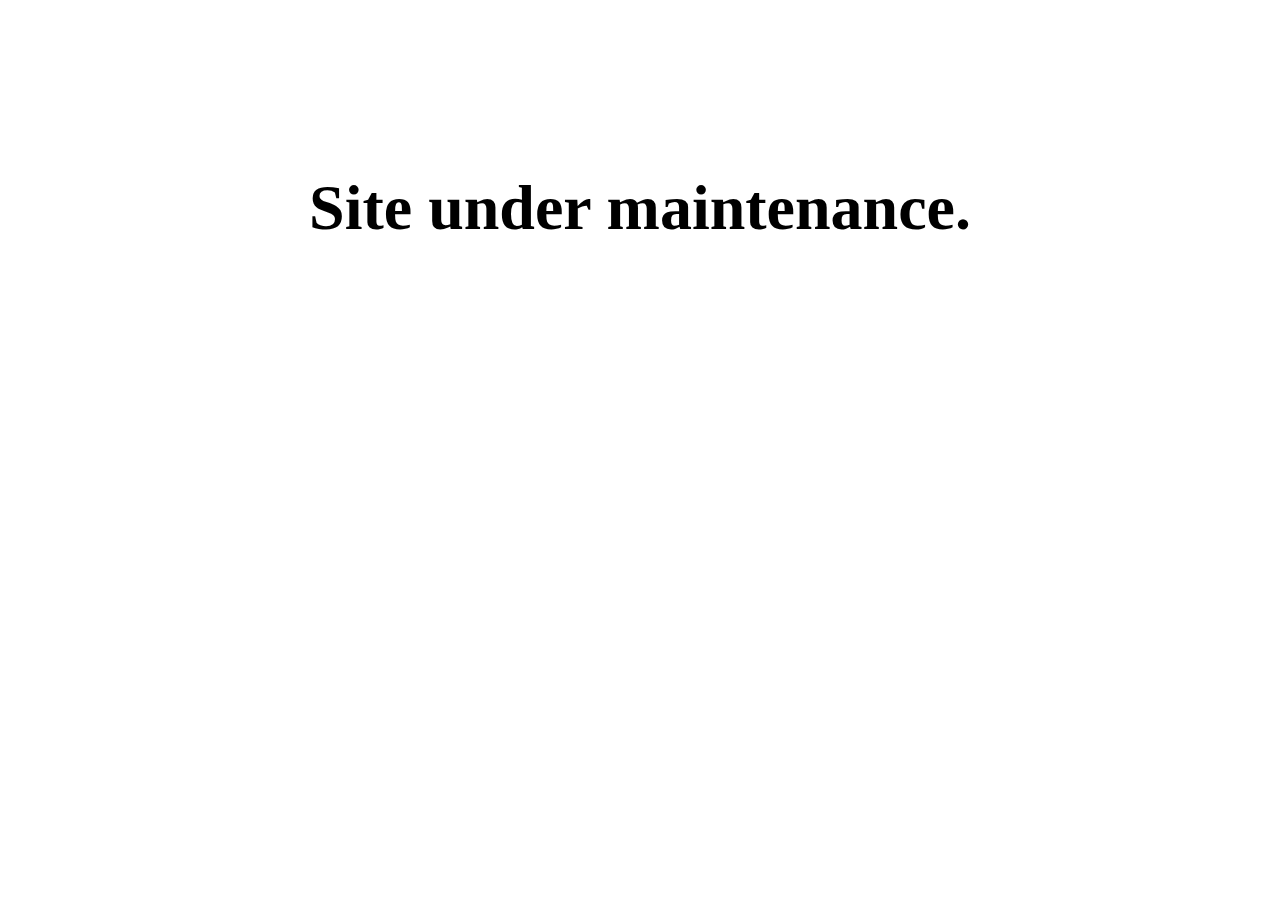
<file: index.html>
<!DOCTYPE html>
<html lang="en">
<head>
    <meta charset="UTF-8">
    <meta http-equiv="X-UA-Compatible" content="IE=edge">
    <meta name="viewport" content="width=device-width, initial-scale=1.0">
    <title>Rohit Chaudhari</title>
    <link rel="icon" type="image/x-icon" href="images/favicon/favicon.ico">
    <link rel="stylesheet" href="https://cdn.jsdelivr.net/npm/swiper@9/swiper-bundle.min.css" />
    <link rel="stylesheet" href="CSS/nav_styles.css">
    <link rel="stylesheet" href="CSS/section_styles.css">
    <link rel="stylesheet" href="CSS/footer.css">
    <link rel="stylesheet" href="CSS/swiper.css">
    <link rel="stylesheet" href="CSS/responsive.css">
    <style>
        body{
            margin: 0;
        }
        html{
            scroll-behavior:smooth;
        }

        .maintenance{
            text-align: center;
            font-size: 4em;
            padding-top: 10%;
        }
    </style>
</head>
<body>
    <h1 class="maintenance">Site under maintenance.</h1>


    <!-- <header class="header">
        <div class="source_code_icon width-1200-inf">
            <img src="images/UI/icon.png" class="header_icon">
        </div>
        
        <nav class="nav">
            <ul>
                <li><a>Home</a></li>
                <li><a href="about.html">About</a></li>
                <li><a>Experience</a></li>
                <li><a>Contact</a></li>
            </ul>
        </nav>
        <div class="hire_me_button width-1200-inf">Hire Me</div>
    </header> -->

    <!-- =============================================================================== -->

    <!-- <section class="section light_purple width-700-inf">
        <div class="section-container">
            <div class="section-row">
                <div class="section-column">
                    <ul class="social_media_icons width-1200-inf">
                        <li>
                            <a href="https://www.linkedin.com/in/rohitchaudhari1102/">
                                <?xml version="1.0"?><svg xmlns="http://www.w3.org/2000/svg"  viewBox="0 0 30 30" width="30px" height="30px">    <path d="M9,25H4V10h5V25z M6.501,8C5.118,8,4,6.879,4,5.499S5.12,3,6.501,3C7.879,3,9,4.121,9,5.499C9,6.879,7.879,8,6.501,8z M27,25h-4.807v-7.3c0-1.741-0.033-3.98-2.499-3.98c-2.503,0-2.888,1.896-2.888,3.854V25H12V9.989h4.614v2.051h0.065 c0.642-1.18,2.211-2.424,4.551-2.424c4.87,0,5.77,3.109,5.77,7.151C27,16.767,27,25,27,25z"/></svg>
                            </a>
                        </li>
                        <li>
                            <a href="https://github.com/rsc1102">
                                <?xml version="1.0"?><svg xmlns="http://www.w3.org/2000/svg"  viewBox="0 0 30 30" width="30px" height="30px">    <path d="M15,3C8.373,3,3,8.373,3,15c0,5.623,3.872,10.328,9.092,11.63C12.036,26.468,12,26.28,12,26.047v-2.051 c-0.487,0-1.303,0-1.508,0c-0.821,0-1.551-0.353-1.905-1.009c-0.393-0.729-0.461-1.844-1.435-2.526 c-0.289-0.227-0.069-0.486,0.264-0.451c0.615,0.174,1.125,0.596,1.605,1.222c0.478,0.627,0.703,0.769,1.596,0.769 c0.433,0,1.081-0.025,1.691-0.121c0.328-0.833,0.895-1.6,1.588-1.962c-3.996-0.411-5.903-2.399-5.903-5.098 c0-1.162,0.495-2.286,1.336-3.233C9.053,10.647,8.706,8.73,9.435,8c1.798,0,2.885,1.166,3.146,1.481C13.477,9.174,14.461,9,15.495,9 c1.036,0,2.024,0.174,2.922,0.483C18.675,9.17,19.763,8,21.565,8c0.732,0.731,0.381,2.656,0.102,3.594 c0.836,0.945,1.328,2.066,1.328,3.226c0,2.697-1.904,4.684-5.894,5.097C18.199,20.49,19,22.1,19,23.313v2.734 c0,0.104-0.023,0.179-0.035,0.268C23.641,24.676,27,20.236,27,15C27,8.373,21.627,3,15,3z"/></svg>
                            </a>
                        </li>
                        <li>
                            <a href="https://scholar.google.com/citations?user=S9VGQSkAAAAJ&hl=en">
                                <svg xmlns="http://www.w3.org/2000/svg"  viewBox="0 0 50 50" width="30px" height="30px"><path d="M 25 2 C 12.309534 2 2 12.309534 2 25 C 2 37.690466 12.309534 48 25 48 C 37.690466 48 48 37.690466 48 25 C 48 12.309534 37.690466 2 25 2 z M 25 4 C 36.609534 4 46 13.390466 46 25 C 46 36.609534 36.609534 46 25 46 C 13.390466 46 4 36.609534 4 25 C 4 13.390466 13.390466 4 25 4 z M 21 11 L 11 20 L 17.78125 20 C 17.80125 22.847 19.967531 25.730469 23.769531 25.730469 C 24.129531 25.730469 24.529688 25.690391 24.929688 25.650391 C 24.749688 26.100391 24.560547 26.470078 24.560547 27.080078 C 24.560547 28.230078 25.140391 28.920078 25.650391 29.580078 C 24.020391 29.690078 20.989766 29.879531 18.759766 31.269531 C 16.629766 32.559531 15.980469 34.43 15.980469 35.75 C 15.980469 38.47 18.500469 41 23.730469 41 C 29.930469 41 33.220703 37.510547 33.220703 34.060547 C 33.220703 31.530547 31.779453 30.279922 30.189453 28.919922 L 28.900391 27.890625 C 28.500391 27.570625 27.949219 27.120312 27.949219 26.320312 C 27.949219 25.510313 28.500703 24.989766 28.970703 24.509766 C 30.480703 23.309766 32 21.960234 32 19.240234 C 32 18.197234 31.756203 17.348391 31.408203 16.650391 L 35 13.570312 L 35 17.277344 C 34.405 17.623344 34 18.261 34 19 L 34 25 C 34 26.104 34.896 27 36 27 C 37.104 27 38 26.104 38 25 L 38 19 C 38 18.262 37.595 17.624344 37 17.277344 L 37 12 C 37 11.957 36.980609 11.920906 36.974609 11.878906 L 38 11 L 21 11 z M 24.269531 14.240234 C 27.269531 14.240234 28.820312 18.35 28.820312 21 C 28.820312 21.65 28.739922 22.819922 27.919922 23.669922 C 27.339922 24.259922 26.370938 24.699219 25.460938 24.699219 C 22.370938 24.699219 20.949219 20.620156 20.949219 18.160156 C 20.949219 17.210156 21.14 16.220938 21.75 15.460938 C 22.33 14.710938 23.339531 14.240234 24.269531 14.240234 z M 26.039062 30.609375 C 26.409063 30.609375 26.590859 30.610391 26.880859 30.650391 C 29.620859 32.630391 30.800781 33.620234 30.800781 35.490234 C 30.800781 37.760234 28.97 39.460938 25.5 39.460938 C 21.64 39.460938 19.160156 37.590469 19.160156 34.980469 C 19.160156 32.370469 21.459766 31.499219 22.259766 31.199219 C 23.769766 30.679219 25.719062 30.609375 26.039062 30.609375 z"/></svg>
                            </a>
                        </li>
                        <li>
                            <a href="https://instagram.com/rohit_schaudhari?igshid=ZDdkNTZiNTM=">
                                <?xml version="1.0"?><svg xmlns="http://www.w3.org/2000/svg"  viewBox="0 0 24 24" width="30px" height="30px">    <path d="M 8 3 C 5.243 3 3 5.243 3 8 L 3 16 C 3 18.757 5.243 21 8 21 L 16 21 C 18.757 21 21 18.757 21 16 L 21 8 C 21 5.243 18.757 3 16 3 L 8 3 z M 8 5 L 16 5 C 17.654 5 19 6.346 19 8 L 19 16 C 19 17.654 17.654 19 16 19 L 8 19 C 6.346 19 5 17.654 5 16 L 5 8 C 5 6.346 6.346 5 8 5 z M 17 6 A 1 1 0 0 0 16 7 A 1 1 0 0 0 17 8 A 1 1 0 0 0 18 7 A 1 1 0 0 0 17 6 z M 12 7 C 9.243 7 7 9.243 7 12 C 7 14.757 9.243 17 12 17 C 14.757 17 17 14.757 17 12 C 17 9.243 14.757 7 12 7 z M 12 9 C 13.654 9 15 10.346 15 12 C 15 13.654 13.654 15 12 15 C 10.346 15 9 13.654 9 12 C 9 10.346 10.346 9 12 9 z"/></svg>
                            </a>
                        </li>
                        <li>
                            <a href="mailto:rohitchaudhari1102@gmail.com">
                                <svg xmlns="http://www.w3.org/2000/svg"  viewBox="0 0 30 30" width="30px" height="30px"><path d="M 4 5 C 2.9069372 5 2 5.9069372 2 7 L 2 23 C 2 24.093063 2.9069372 25 4 25 L 26 25 C 27.093063 25 28 24.093063 28 23 L 28 7 C 28 5.9069372 27.093063 5 26 5 L 4 5 z M 6.6992188 7 L 23.300781 7 L 15 13.134766 L 6.6992188 7 z M 5 9.4746094 L 15 16.865234 L 25 9.4746094 L 25 23 L 5 23 L 5 9.4746094 z"/></svg>
                            </a>
                        </li>
                    </ul>
                </div>
                <div class="section-column width-50">
                    <h1 class="intro_h1">
                        Hi, I'm Rohit
                    </h1>
                    <p class="occupation">
                        Software Engineer
                    </p>
                    <p class="intro">
                        An IITian, with experience in incorporating artificial intelligence (AI) and machine learning (ML) components into software systems. I am looking for opportunities to develop software systems that can bring the power of machine learning to the end users while being very intuitive and user-friendly. 
                    </p>
                    <div class="learn_more_button_parent">
                        <a class="learn_more_button" id="learn_more_button" href="#about_h1">
                            Learn More
                        </a>
                    </div>
                </div>
                <div class="section-column width-50 justify-right">
                    <img src="images/self/selfie.png">
                </div>
            </div>
        </div>
    </section> -->

    <!-- =============================================================================== -->

    <!-- <section class="section light_purple width-0-700">
        <div class="section-container">
            <div class="section-column">
                <div class="section-row">
                    <h1 class="intro_h1">
                        Hi, I'm Rohit
                    </h1>
                </div>
                <div class="section-row">
                    <p class="occupation">
                        Software Engineer
                    </p>
                </div>
                <div class="section-row">
                    <p class="intro">
                        An IITian, with experience in incorporating artificial intelligence (AI) and machine learning (ML) components into software systems. I am looking for opportunities to develop software systems that can bring the power of machine learning to the end users while being very intuitive and user-friendly. 
                    </p>
                </div>
                <div class="section-row">
                    <img src="images/self/selfie.png">
                </div>
            </div>
        </div>
    </section> -->

    <!-- =============================================================================== -->
    <!-- <div class="section-separator"></div> -->
    <!-- =============================================================================== -->

    <!-- <section class="section width-700-inf">
        <div class="section-container">
            <div class="section-row justify_center">
                <h1 class="about_h1" id="about_h1">About Me</h1>
            </div>
            <div class="section-row justify_around">
                <div class="section-column width-40">
                    <p class="about_p">I am a software engineer specializing in developing machine learning APIs. I have worked on Face Recognition, Identity matching, and Know Your Customer (KYC) systems. During my undergraduate program, I did research on Natural Language Processing using Deep Learning and published several papers for the same.</p>
                    <p class="about_p">I am fascinated by the meteoric rise of AI-generated content. Tools like ChatGTP-4, Stable Diffusion, and Elevenlabs, have given the power of AI to content creators, who have in turn used to it create masterpieces. The allure of image generation has got me experimenting with Stable Diffusion, leading to the creations shown on the right.</p>
                    <div class="see_more_button_parent">
                        <a class="see_more_button">
                            See More
                        </a>
                    </div>
                </div>
                <div class="section-column width-50">
                    <div class="swiper mySwiper">
                        <div class="swiper-wrapper">
                            <div class="swiper-slide"><img src="images/placeholder_art.jpg"></div>
                            <div class="swiper-slide"><img src="images/placeholder_art_2.webp"></div>
                            <div class="swiper-slide"><img src="images/placeholder_art_3.png"></div>
                        </div>
                        <div class="swiper-button-next"></div>
                        <div class="swiper-button-prev"></div>
                        <div class="swiper-pagination"></div>
                    </div>
                </div>
            </div>
        </div>
    </section> -->

    <!-- =============================================================================== -->

    <!-- <section class="section width-0-700">
        <div class="section-container">
            <div class="section-column width-400-700">
                <div class="section-row">
                    <h1 class="about_h1">About Me</h1>
                </div>
                <div class="section-row">
                    <p class="about_p">I am a software engineer specializing in developing machine learning APIs. I have worked on Face Recognition, Identity matching, and Know Your Customer (KYC) systems. During my undergraduate program, I did research on Natural Language Processing using Deep Learning and published several papers for the same.</p>
                    <p class="about_p">I am fascinated by the meteoric rise of AI-generated content. Tools like ChatGTP-4, Stable Diffusion, and Elevenlabs, have given the power of AI to content creators, who have in turn used to it create masterpieces. The allure of image generation has got me experimenting with Stable Diffusion, leading to the creations shown below.</p>
                </div>
                <div class="section-row">
                    <div class="swiper mySwiper">
                        <div class="swiper-wrapper">
                            <div class="swiper-slide"><img src="images/placeholder_art.jpg"></div>
                            <div class="swiper-slide"><img src="images/placeholder_art_2.webp"></div>
                            <div class="swiper-slide"><img src="images/placeholder_art_3.png"></div>
                        </div>
                        <div class="swiper-button-next"></div>
                        <div class="swiper-button-prev"></div>
                        <div class="swiper-pagination"></div>
                    </div>
                </div>
            </div>
            <div class="section-column width-0-400">
                <div class="section-row">
                    <h1 class="about_h1">About Me</h1>
                </div>
                <div class="section-row">
                    <p class="about_p">I am a software engineer specializing in developing machine learning APIs. I have worked on Face Recognition, Identity matching, and Know Your Customer (KYC) systems. During my undergraduate program, I did research on Natural Language Processing using Deep Learning and published several papers for the same.</p>
                </div>
                <div class="section-row">
                    <p class="about_p">I am fascinated by the meteoric rise of AI-generated content. Tools like ChatGTP-4, Stable Diffusion, and Elevenlabs, have given the power of AI to content creators, who have in turn used to it create masterpieces. The allure of image generation has got me experimenting with Stable Diffusion, leading to the creations shown below.</p>
                </div>
                <div class="section-row">
                    <div class="swiper mySwiper">
                        <div class="swiper-wrapper">
                            <div class="swiper-slide"><img src="images/placeholder_art.jpg"></div>
                            <div class="swiper-slide"><img src="images/placeholder_art_2.webp"></div>
                            <div class="swiper-slide"><img src="images/placeholder_art_3.png"></div>
                        </div>
                        <div class="swiper-button-next"></div>
                        <div class="swiper-button-prev"></div>
                        <div class="swiper-pagination"></div>
                    </div>
                </div>
            </div>
            <div class="see_more_button_parent">
                <a class="see_more_button">
                    See More
                </a>
            </div>
        </div>
    </section> -->

    <!-- =============================================================================== -->
    <!-- <div class="section-separator"></div> -->
    <!-- =============================================================================== -->
    
    <!-- <footer>
        <div class="footer-row">
            <ul class="footer_social_media_icons">
                <li>
                    <a href="https://www.linkedin.com/in/rohitchaudhari1102/">
                        <?xml version="1.0"?><svg xmlns="http://www.w3.org/2000/svg"  viewBox="0 0 30 30" width="30px" height="30px">    <path d="M9,25H4V10h5V25z M6.501,8C5.118,8,4,6.879,4,5.499S5.12,3,6.501,3C7.879,3,9,4.121,9,5.499C9,6.879,7.879,8,6.501,8z M27,25h-4.807v-7.3c0-1.741-0.033-3.98-2.499-3.98c-2.503,0-2.888,1.896-2.888,3.854V25H12V9.989h4.614v2.051h0.065 c0.642-1.18,2.211-2.424,4.551-2.424c4.87,0,5.77,3.109,5.77,7.151C27,16.767,27,25,27,25z"/></svg>
                    </a>
                </li>
                <li>
                    <a href="https://github.com/rsc1102">
                        <?xml version="1.0"?><svg xmlns="http://www.w3.org/2000/svg"  viewBox="0 0 30 30" width="30px" height="30px">    <path d="M15,3C8.373,3,3,8.373,3,15c0,5.623,3.872,10.328,9.092,11.63C12.036,26.468,12,26.28,12,26.047v-2.051 c-0.487,0-1.303,0-1.508,0c-0.821,0-1.551-0.353-1.905-1.009c-0.393-0.729-0.461-1.844-1.435-2.526 c-0.289-0.227-0.069-0.486,0.264-0.451c0.615,0.174,1.125,0.596,1.605,1.222c0.478,0.627,0.703,0.769,1.596,0.769 c0.433,0,1.081-0.025,1.691-0.121c0.328-0.833,0.895-1.6,1.588-1.962c-3.996-0.411-5.903-2.399-5.903-5.098 c0-1.162,0.495-2.286,1.336-3.233C9.053,10.647,8.706,8.73,9.435,8c1.798,0,2.885,1.166,3.146,1.481C13.477,9.174,14.461,9,15.495,9 c1.036,0,2.024,0.174,2.922,0.483C18.675,9.17,19.763,8,21.565,8c0.732,0.731,0.381,2.656,0.102,3.594 c0.836,0.945,1.328,2.066,1.328,3.226c0,2.697-1.904,4.684-5.894,5.097C18.199,20.49,19,22.1,19,23.313v2.734 c0,0.104-0.023,0.179-0.035,0.268C23.641,24.676,27,20.236,27,15C27,8.373,21.627,3,15,3z"/></svg>
                    </a>
                </li>
                <li>
                    <a href="https://scholar.google.com/citations?user=S9VGQSkAAAAJ&hl=en">
                        <svg xmlns="http://www.w3.org/2000/svg"  viewBox="0 0 50 50" width="30px" height="30px"><path d="M 25 2 C 12.309534 2 2 12.309534 2 25 C 2 37.690466 12.309534 48 25 48 C 37.690466 48 48 37.690466 48 25 C 48 12.309534 37.690466 2 25 2 z M 25 4 C 36.609534 4 46 13.390466 46 25 C 46 36.609534 36.609534 46 25 46 C 13.390466 46 4 36.609534 4 25 C 4 13.390466 13.390466 4 25 4 z M 21 11 L 11 20 L 17.78125 20 C 17.80125 22.847 19.967531 25.730469 23.769531 25.730469 C 24.129531 25.730469 24.529688 25.690391 24.929688 25.650391 C 24.749688 26.100391 24.560547 26.470078 24.560547 27.080078 C 24.560547 28.230078 25.140391 28.920078 25.650391 29.580078 C 24.020391 29.690078 20.989766 29.879531 18.759766 31.269531 C 16.629766 32.559531 15.980469 34.43 15.980469 35.75 C 15.980469 38.47 18.500469 41 23.730469 41 C 29.930469 41 33.220703 37.510547 33.220703 34.060547 C 33.220703 31.530547 31.779453 30.279922 30.189453 28.919922 L 28.900391 27.890625 C 28.500391 27.570625 27.949219 27.120312 27.949219 26.320312 C 27.949219 25.510313 28.500703 24.989766 28.970703 24.509766 C 30.480703 23.309766 32 21.960234 32 19.240234 C 32 18.197234 31.756203 17.348391 31.408203 16.650391 L 35 13.570312 L 35 17.277344 C 34.405 17.623344 34 18.261 34 19 L 34 25 C 34 26.104 34.896 27 36 27 C 37.104 27 38 26.104 38 25 L 38 19 C 38 18.262 37.595 17.624344 37 17.277344 L 37 12 C 37 11.957 36.980609 11.920906 36.974609 11.878906 L 38 11 L 21 11 z M 24.269531 14.240234 C 27.269531 14.240234 28.820312 18.35 28.820312 21 C 28.820312 21.65 28.739922 22.819922 27.919922 23.669922 C 27.339922 24.259922 26.370938 24.699219 25.460938 24.699219 C 22.370938 24.699219 20.949219 20.620156 20.949219 18.160156 C 20.949219 17.210156 21.14 16.220938 21.75 15.460938 C 22.33 14.710938 23.339531 14.240234 24.269531 14.240234 z M 26.039062 30.609375 C 26.409063 30.609375 26.590859 30.610391 26.880859 30.650391 C 29.620859 32.630391 30.800781 33.620234 30.800781 35.490234 C 30.800781 37.760234 28.97 39.460938 25.5 39.460938 C 21.64 39.460938 19.160156 37.590469 19.160156 34.980469 C 19.160156 32.370469 21.459766 31.499219 22.259766 31.199219 C 23.769766 30.679219 25.719062 30.609375 26.039062 30.609375 z"/></svg>
                    </a>
                </li>
                <li>
                    <a href="https://instagram.com/rohit_schaudhari?igshid=ZDdkNTZiNTM=">
                        <?xml version="1.0"?><svg xmlns="http://www.w3.org/2000/svg"  viewBox="0 0 24 24" width="30px" height="30px">    <path d="M 8 3 C 5.243 3 3 5.243 3 8 L 3 16 C 3 18.757 5.243 21 8 21 L 16 21 C 18.757 21 21 18.757 21 16 L 21 8 C 21 5.243 18.757 3 16 3 L 8 3 z M 8 5 L 16 5 C 17.654 5 19 6.346 19 8 L 19 16 C 19 17.654 17.654 19 16 19 L 8 19 C 6.346 19 5 17.654 5 16 L 5 8 C 5 6.346 6.346 5 8 5 z M 17 6 A 1 1 0 0 0 16 7 A 1 1 0 0 0 17 8 A 1 1 0 0 0 18 7 A 1 1 0 0 0 17 6 z M 12 7 C 9.243 7 7 9.243 7 12 C 7 14.757 9.243 17 12 17 C 14.757 17 17 14.757 17 12 C 17 9.243 14.757 7 12 7 z M 12 9 C 13.654 9 15 10.346 15 12 C 15 13.654 13.654 15 12 15 C 10.346 15 9 13.654 9 12 C 9 10.346 10.346 9 12 9 z"/></svg>
                    </a>
                </li>
                <li>
                    <a href="mailto:rohitchaudhari1102@gmail.com">
                        <svg xmlns="http://www.w3.org/2000/svg"  viewBox="0 0 30 30" width="30px" height="30px"><path d="M 4 5 C 2.9069372 5 2 5.9069372 2 7 L 2 23 C 2 24.093063 2.9069372 25 4 25 L 26 25 C 27.093063 25 28 24.093063 28 23 L 28 7 C 28 5.9069372 27.093063 5 26 5 L 4 5 z M 6.6992188 7 L 23.300781 7 L 15 13.134766 L 6.6992188 7 z M 5 9.4746094 L 15 16.865234 L 25 9.4746094 L 25 23 L 5 23 L 5 9.4746094 z"/></svg>
                    </a>
                </li>
            </ul>
        </div>
    </footer> -->


    <script src="https://cdn.jsdelivr.net/npm/swiper@9/swiper-bundle.min.js"></script>
    <script>
        var swiper = new Swiper(".mySwiper", {
        slidesPerView: 1,
        spaceBetween: 30,
        loop: true,
        pagination: {
            el: ".swiper-pagination",
            clickable: false,
        },
        navigation: {
            nextEl: ".swiper-button-next",
            prevEl: ".swiper-button-prev",
        },
        });
    </script>
</body>
</html>
</file>
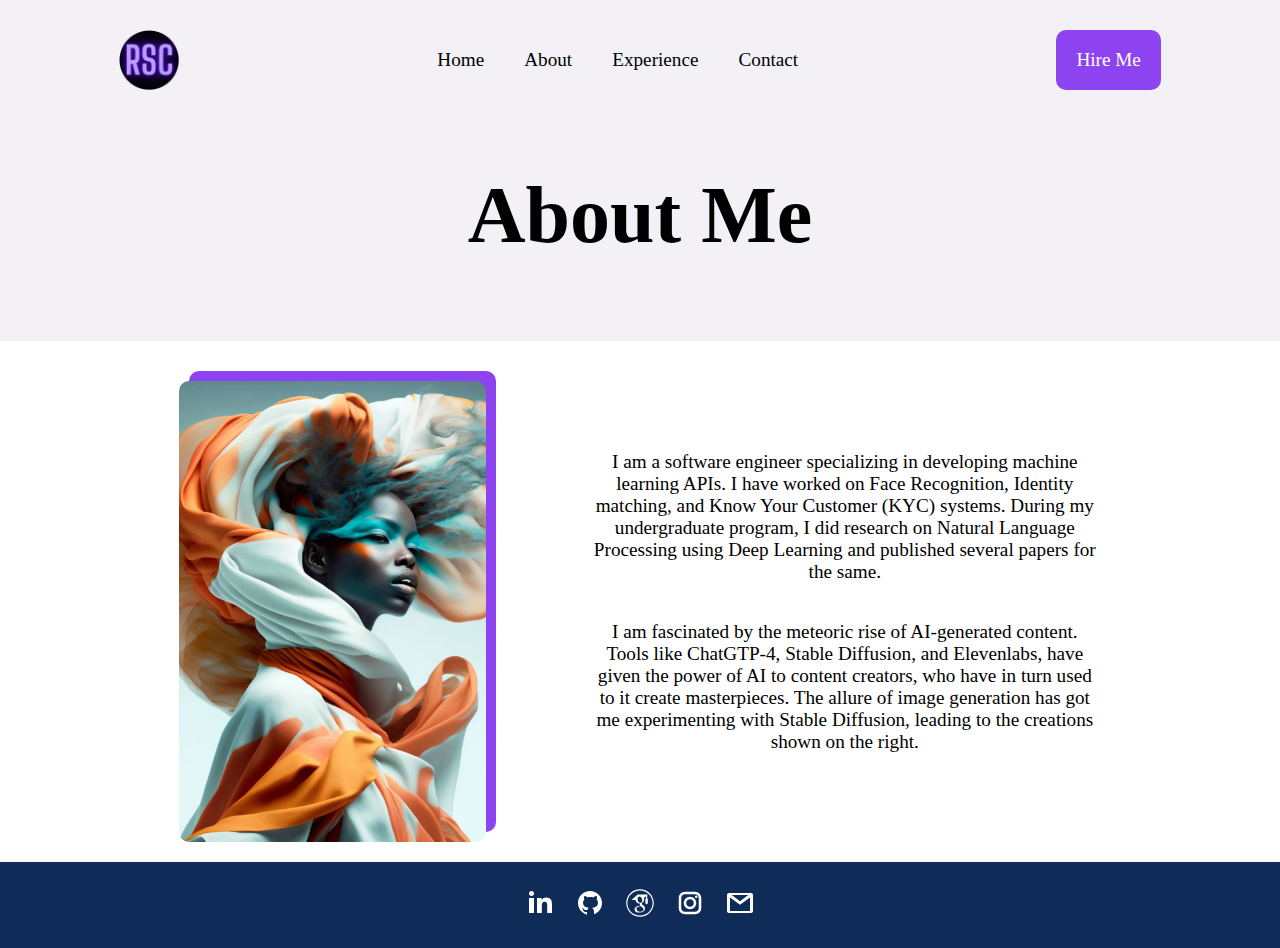
<file: about.html>
<!DOCTYPE html>
<html lang="en">
<head>
    <meta charset="UTF-8">
    <meta http-equiv="X-UA-Compatible" content="IE=edge">
    <meta name="viewport" content="width=device-width, initial-scale=1.0">
    <title>Rohit Chaudhari</title>
    <link rel="icon" type="image/x-icon" href="images/favicon/favicon.ico">
    <link rel="stylesheet" href="https://cdn.jsdelivr.net/npm/swiper@9/swiper-bundle.min.css" />
    <link rel="stylesheet" href="CSS/nav_styles.css">
    <link rel="stylesheet" href="CSS/section_styles.css">
    <link rel="stylesheet" href="CSS/footer.css">
    <link rel="stylesheet" href="CSS/swiper.css">
    <link rel="stylesheet" href="CSS/responsive.css">
    <style>
        body{
            margin: 0;
        }
        html{
            scroll-behavior:smooth
        }
    </style>
</head>
<body>
    <header class="header">
        <div class="source_code_icon width-1200-inf">
            <img src="images/UI/icon.png" class="header_icon">
        </div>
        
        <nav class="nav">
            <ul>
                <li><a href="index.html">Home</a></li>
                <li><a>About</a></li>
                <li><a>Experience</a></li>
                <li><a>Contact</a></li>
            </ul>
        </nav>
        <div class="hire_me_button width-1200-inf">Hire Me</div>
    </header>

    <!-- =============================================================================== -->

    <section class="section light_purple width-700-inf">
        <div class="section-container">
            <div class="section-row justify_center">
                <h1 class="intro_h1 padding_top_80 padding_bottom_80">
                    About Me
                </h1>
            </div>
        </div>
    </section>

    <!-- =============================================================================== -->
    <div class="section-separator"></div>
    <!-- =============================================================================== -->

    <section class="section width-700-inf">
        <div class="section-container">
            <div class="section-row justify_around">
                <div class="section-column width-30 display_grid">
                    <img id="about_pic_1"  src="images/UI/about_img_background.jpg">
                    <img id="about_pic_2" src="images/placeholder_art_2.webp">
                </div>
                <div class="section-column width-50">
                    <p class="about_p">I am a software engineer specializing in developing machine learning APIs. I have worked on Face Recognition, Identity matching, and Know Your Customer (KYC) systems. During my undergraduate program, I did research on Natural Language Processing using Deep Learning and published several papers for the same.</p>
                    <p class="about_p">I am fascinated by the meteoric rise of AI-generated content. Tools like ChatGTP-4, Stable Diffusion, and Elevenlabs, have given the power of AI to content creators, who have in turn used to it create masterpieces. The allure of image generation has got me experimenting with Stable Diffusion, leading to the creations shown on the right.</p>
                </div>
            </div>
        </div>
    </section>

    <!-- =============================================================================== -->
    <div class="section-separator"></div>
    <!-- =============================================================================== -->
    <footer>
        <div class="footer-row">
            <ul class="footer_social_media_icons">
                <li>
                    <a href="https://www.linkedin.com/in/rohitchaudhari1102/">
                        <?xml version="1.0"?><svg xmlns="http://www.w3.org/2000/svg"  viewBox="0 0 30 30" width="30px" height="30px">    <path d="M9,25H4V10h5V25z M6.501,8C5.118,8,4,6.879,4,5.499S5.12,3,6.501,3C7.879,3,9,4.121,9,5.499C9,6.879,7.879,8,6.501,8z M27,25h-4.807v-7.3c0-1.741-0.033-3.98-2.499-3.98c-2.503,0-2.888,1.896-2.888,3.854V25H12V9.989h4.614v2.051h0.065 c0.642-1.18,2.211-2.424,4.551-2.424c4.87,0,5.77,3.109,5.77,7.151C27,16.767,27,25,27,25z"/></svg>
                    </a>
                </li>
                <li>
                    <a href="https://github.com/rsc1102">
                        <?xml version="1.0"?><svg xmlns="http://www.w3.org/2000/svg"  viewBox="0 0 30 30" width="30px" height="30px">    <path d="M15,3C8.373,3,3,8.373,3,15c0,5.623,3.872,10.328,9.092,11.63C12.036,26.468,12,26.28,12,26.047v-2.051 c-0.487,0-1.303,0-1.508,0c-0.821,0-1.551-0.353-1.905-1.009c-0.393-0.729-0.461-1.844-1.435-2.526 c-0.289-0.227-0.069-0.486,0.264-0.451c0.615,0.174,1.125,0.596,1.605,1.222c0.478,0.627,0.703,0.769,1.596,0.769 c0.433,0,1.081-0.025,1.691-0.121c0.328-0.833,0.895-1.6,1.588-1.962c-3.996-0.411-5.903-2.399-5.903-5.098 c0-1.162,0.495-2.286,1.336-3.233C9.053,10.647,8.706,8.73,9.435,8c1.798,0,2.885,1.166,3.146,1.481C13.477,9.174,14.461,9,15.495,9 c1.036,0,2.024,0.174,2.922,0.483C18.675,9.17,19.763,8,21.565,8c0.732,0.731,0.381,2.656,0.102,3.594 c0.836,0.945,1.328,2.066,1.328,3.226c0,2.697-1.904,4.684-5.894,5.097C18.199,20.49,19,22.1,19,23.313v2.734 c0,0.104-0.023,0.179-0.035,0.268C23.641,24.676,27,20.236,27,15C27,8.373,21.627,3,15,3z"/></svg>
                    </a>
                </li>
                <li>
                    <a href="https://scholar.google.com/citations?user=S9VGQSkAAAAJ&hl=en">
                        <svg xmlns="http://www.w3.org/2000/svg"  viewBox="0 0 50 50" width="30px" height="30px"><path d="M 25 2 C 12.309534 2 2 12.309534 2 25 C 2 37.690466 12.309534 48 25 48 C 37.690466 48 48 37.690466 48 25 C 48 12.309534 37.690466 2 25 2 z M 25 4 C 36.609534 4 46 13.390466 46 25 C 46 36.609534 36.609534 46 25 46 C 13.390466 46 4 36.609534 4 25 C 4 13.390466 13.390466 4 25 4 z M 21 11 L 11 20 L 17.78125 20 C 17.80125 22.847 19.967531 25.730469 23.769531 25.730469 C 24.129531 25.730469 24.529688 25.690391 24.929688 25.650391 C 24.749688 26.100391 24.560547 26.470078 24.560547 27.080078 C 24.560547 28.230078 25.140391 28.920078 25.650391 29.580078 C 24.020391 29.690078 20.989766 29.879531 18.759766 31.269531 C 16.629766 32.559531 15.980469 34.43 15.980469 35.75 C 15.980469 38.47 18.500469 41 23.730469 41 C 29.930469 41 33.220703 37.510547 33.220703 34.060547 C 33.220703 31.530547 31.779453 30.279922 30.189453 28.919922 L 28.900391 27.890625 C 28.500391 27.570625 27.949219 27.120312 27.949219 26.320312 C 27.949219 25.510313 28.500703 24.989766 28.970703 24.509766 C 30.480703 23.309766 32 21.960234 32 19.240234 C 32 18.197234 31.756203 17.348391 31.408203 16.650391 L 35 13.570312 L 35 17.277344 C 34.405 17.623344 34 18.261 34 19 L 34 25 C 34 26.104 34.896 27 36 27 C 37.104 27 38 26.104 38 25 L 38 19 C 38 18.262 37.595 17.624344 37 17.277344 L 37 12 C 37 11.957 36.980609 11.920906 36.974609 11.878906 L 38 11 L 21 11 z M 24.269531 14.240234 C 27.269531 14.240234 28.820312 18.35 28.820312 21 C 28.820312 21.65 28.739922 22.819922 27.919922 23.669922 C 27.339922 24.259922 26.370938 24.699219 25.460938 24.699219 C 22.370938 24.699219 20.949219 20.620156 20.949219 18.160156 C 20.949219 17.210156 21.14 16.220938 21.75 15.460938 C 22.33 14.710938 23.339531 14.240234 24.269531 14.240234 z M 26.039062 30.609375 C 26.409063 30.609375 26.590859 30.610391 26.880859 30.650391 C 29.620859 32.630391 30.800781 33.620234 30.800781 35.490234 C 30.800781 37.760234 28.97 39.460938 25.5 39.460938 C 21.64 39.460938 19.160156 37.590469 19.160156 34.980469 C 19.160156 32.370469 21.459766 31.499219 22.259766 31.199219 C 23.769766 30.679219 25.719062 30.609375 26.039062 30.609375 z"/></svg>
                    </a>
                </li>
                <li>
                    <a href="https://instagram.com/rohit_schaudhari?igshid=ZDdkNTZiNTM=">
                        <?xml version="1.0"?><svg xmlns="http://www.w3.org/2000/svg"  viewBox="0 0 24 24" width="30px" height="30px">    <path d="M 8 3 C 5.243 3 3 5.243 3 8 L 3 16 C 3 18.757 5.243 21 8 21 L 16 21 C 18.757 21 21 18.757 21 16 L 21 8 C 21 5.243 18.757 3 16 3 L 8 3 z M 8 5 L 16 5 C 17.654 5 19 6.346 19 8 L 19 16 C 19 17.654 17.654 19 16 19 L 8 19 C 6.346 19 5 17.654 5 16 L 5 8 C 5 6.346 6.346 5 8 5 z M 17 6 A 1 1 0 0 0 16 7 A 1 1 0 0 0 17 8 A 1 1 0 0 0 18 7 A 1 1 0 0 0 17 6 z M 12 7 C 9.243 7 7 9.243 7 12 C 7 14.757 9.243 17 12 17 C 14.757 17 17 14.757 17 12 C 17 9.243 14.757 7 12 7 z M 12 9 C 13.654 9 15 10.346 15 12 C 15 13.654 13.654 15 12 15 C 10.346 15 9 13.654 9 12 C 9 10.346 10.346 9 12 9 z"/></svg>
                    </a>
                </li>
                <li>
                    <a href="mailto:rohitchaudhari1102@gmail.com">
                        <svg xmlns="http://www.w3.org/2000/svg"  viewBox="0 0 30 30" width="30px" height="30px"><path d="M 4 5 C 2.9069372 5 2 5.9069372 2 7 L 2 23 C 2 24.093063 2.9069372 25 4 25 L 26 25 C 27.093063 25 28 24.093063 28 23 L 28 7 C 28 5.9069372 27.093063 5 26 5 L 4 5 z M 6.6992188 7 L 23.300781 7 L 15 13.134766 L 6.6992188 7 z M 5 9.4746094 L 15 16.865234 L 25 9.4746094 L 25 23 L 5 23 L 5 9.4746094 z"/></svg>
                    </a>
                </li>
            </ul>
        </div>
    </footer>


    <script src="https://cdn.jsdelivr.net/npm/swiper@9/swiper-bundle.min.js"></script>
    <script>
        var swiper = new Swiper(".mySwiper", {
        slidesPerView: 1,
        spaceBetween: 30,
        loop: true,
        pagination: {
            el: ".swiper-pagination",
            clickable: false,
        },
        navigation: {
            nextEl: ".swiper-button-next",
            prevEl: ".swiper-button-prev",
        },
        });
    </script>
</body>
</html>
</file>
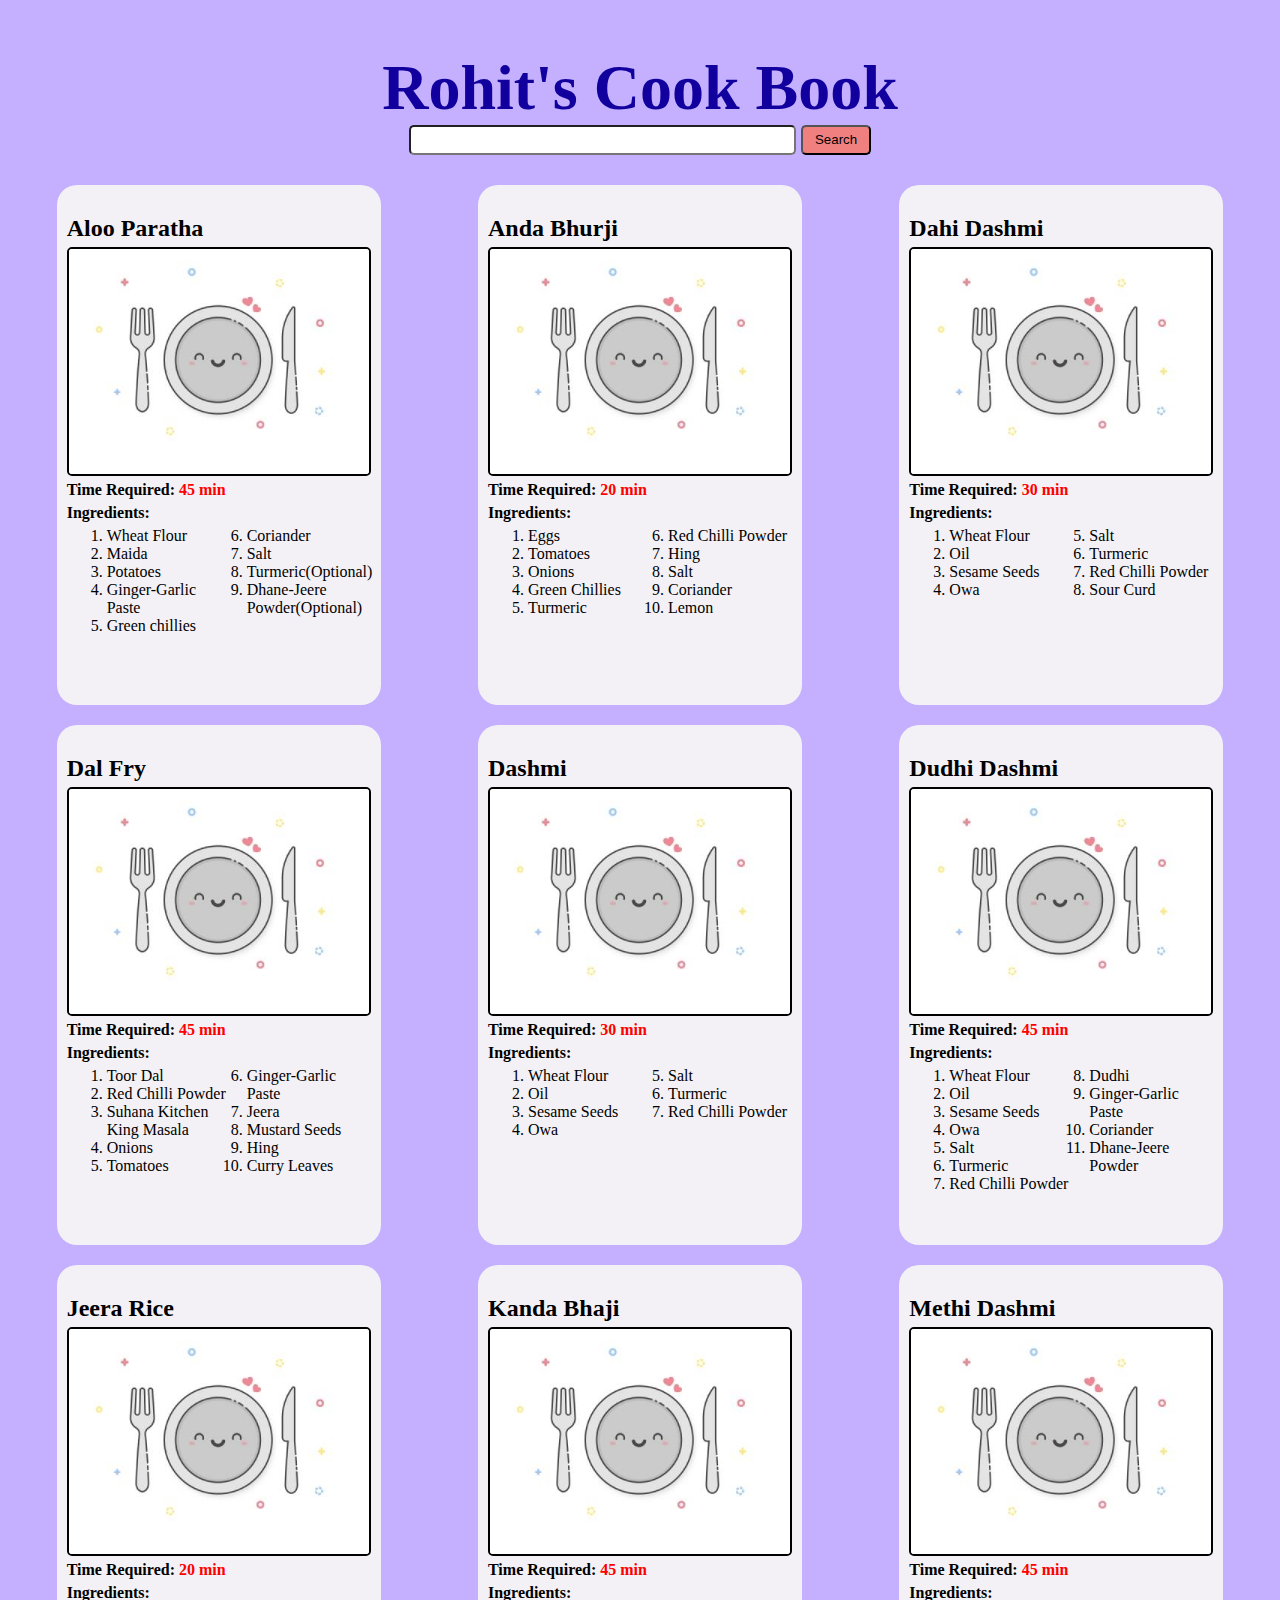
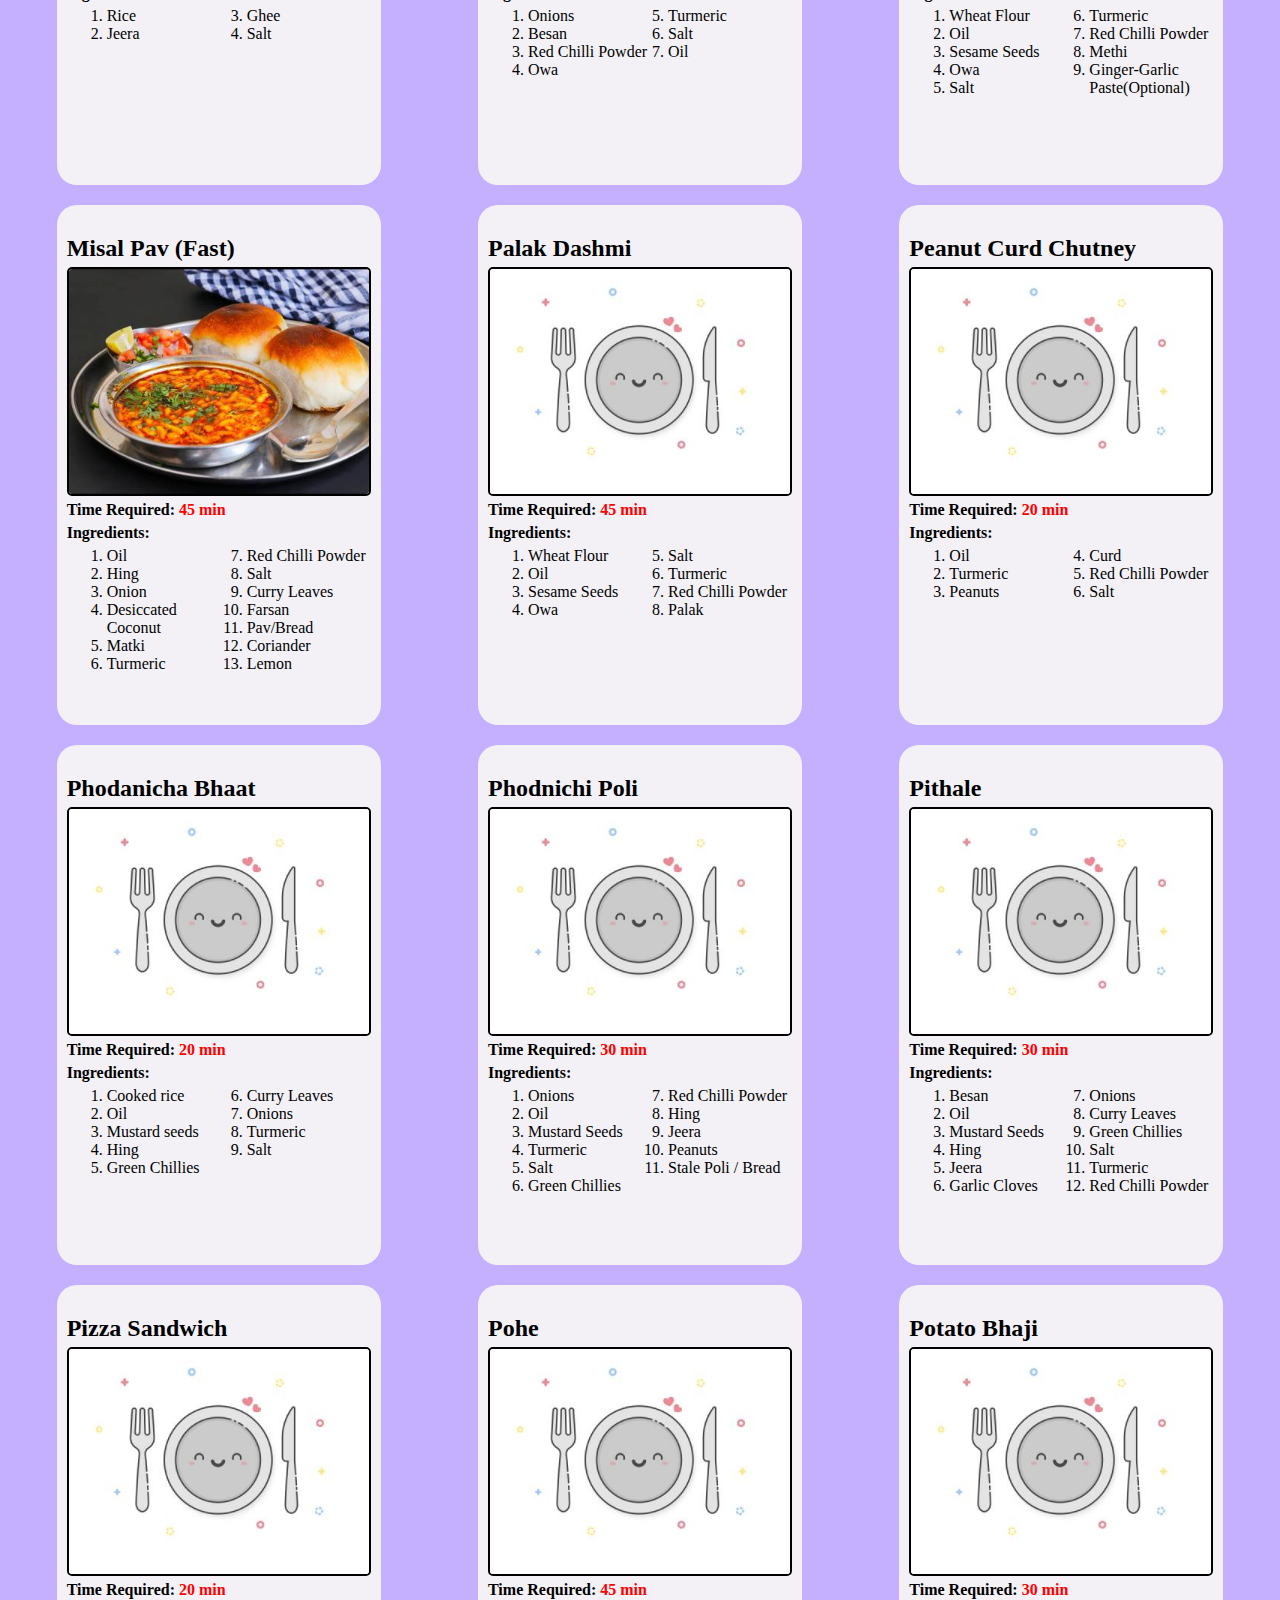
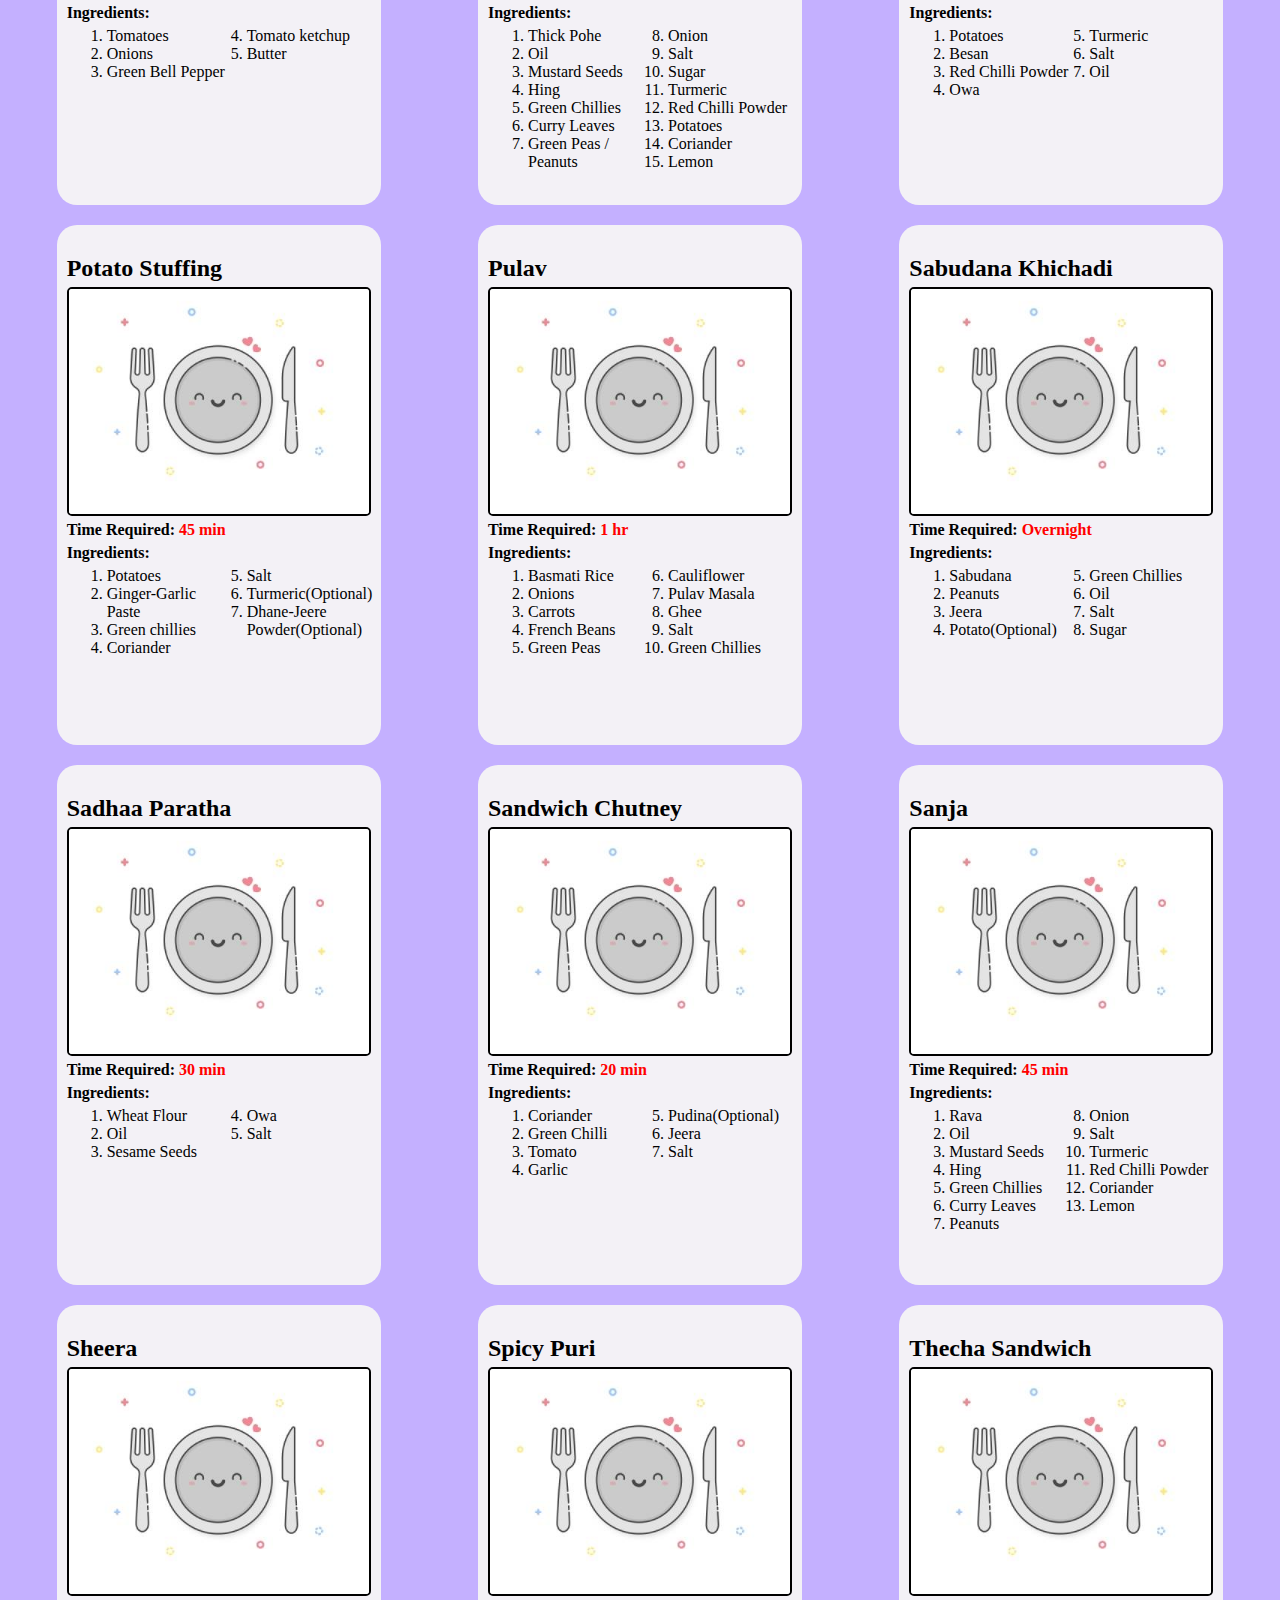
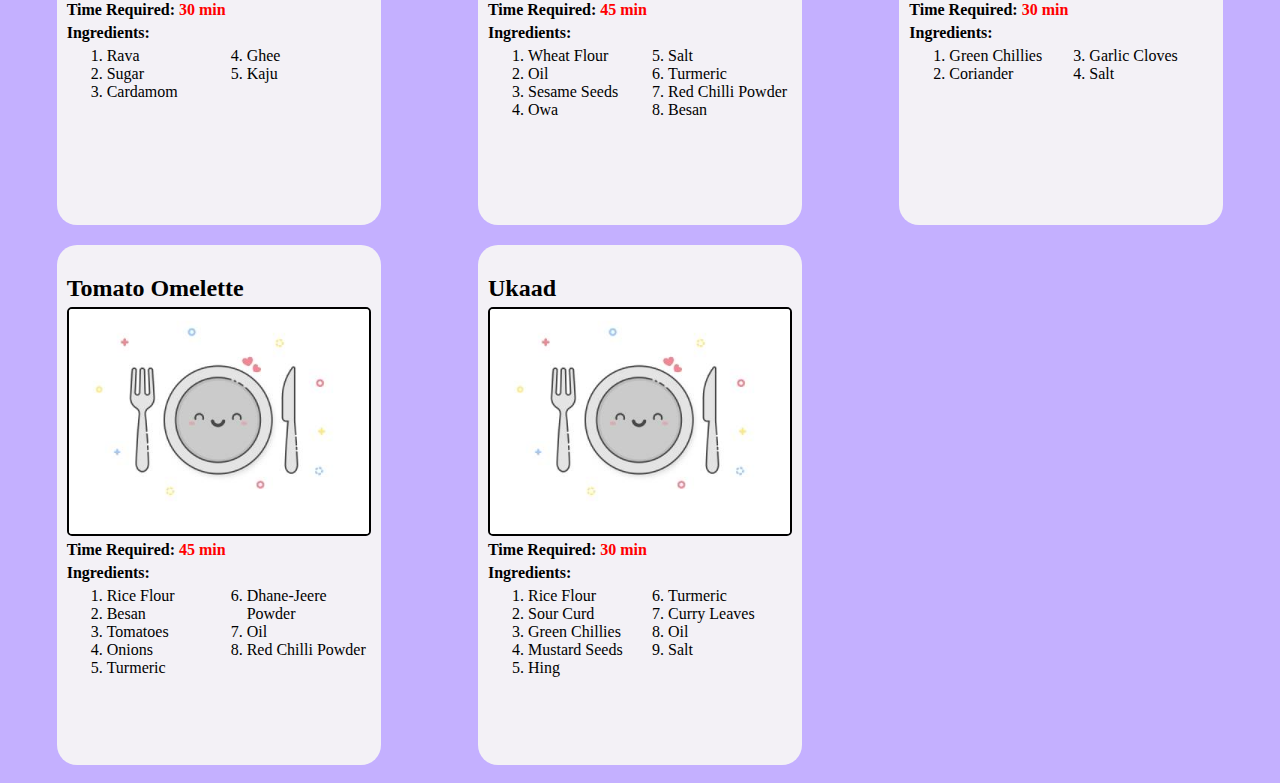
<file: cookbook.html>
<!DOCTYPE html>
<html lang="en">
<head>
    <meta charset="UTF-8">
    <meta name="viewport" content="width=device-width, initial-scale=1.0">
    <title>Rohit Chaudhari</title>
    <link rel="stylesheet" href="CSS/cookbook.css">
    <link rel="icon" type="image/x-icon" href="images/favicon/cookbook_favicon.ico">
</head>
<body>
    <header>
        <div>
            <h1>Rohit's Cook Book</h1>
        </div>
        <div>
            <input type="text" id="search_bar"> 
            <button id="search_button">Search</button>
        </div>
    </header>

    <dialog class="modal" id="modal">
        <div class="modal_recipe_summary">
            <div class="modal_top">
                <h2 id="modal_recipe_name"></h2>
                <svg onclick="close_modal()" style="cursor: pointer;" xmlns="http://www.w3.org/2000/svg"  viewBox="0 0 50 50" width="30px" height="30px"><path d="M 9.15625 6.3125 L 6.3125 9.15625 L 22.15625 25 L 6.21875 40.96875 L 9.03125 43.78125 L 25 27.84375 L 40.9375 43.78125 L 43.78125 40.9375 L 27.84375 25 L 43.6875 9.15625 L 40.84375 6.3125 L 25 22.15625 Z"/></svg>
            </div>
            <div class="modal_middle">
                <picture id="modal_picture">
                    <img id="modal_recipe_image">
                </picture>
                <h3>Ingredients:</h3>
                <ol id="modal_ingredients_list">
                </ol> 
            </div>
            <div class="modal_bottom">
                <h4>Time Required: <span id="modal_time_required"></span></h4>
                <h3>Procedure:</h3>
                <ol id="modal_procedure"></ol>
            </div>
        </div>
        
    </dialog>

    <div class="recipe_board">
        <div class="recipe_summary">
            <h2 class="recipe_name">Misal Pav (Fast)</h2>
            <picture class="recipe_picture" style="display: none;">
                <source media="(min-width:800px)" srcset="images/cookbook/misal_pav_800_600.jpg">
                <source media="(min-width:600px)" srcset="images/cookbook/misal_pav_600_450.jpg">
            </picture>
            <img class="recipe_image" src="images/cookbook/misal_pav_400_300.jpg">
            <h4>Time Required: <span class="time_required">45 min</span></h4>
            <h4>Ingredients:</h4>
            <ol class="ingredients_list">
                <li>Oil</li>
                <li>Hing</li>
                <li>Onion</li>
                <li>Desiccated Coconut</li>
                <li>Matki</li>
                <li>Turmeric</li>
                <li>Red Chilli Powder</li>
                <li>Salt</li>
                <li>Curry Leaves</li>
                <li>Farsan</li>
                <li>Pav/Bread</li>
                <li>Coriander</li>
                <li>Lemon</li>
            </ol> 
            <ol class="procedure">
                <li>Clean the matki.</li>
                <li>Boil the matki in a pressure cooker.</li>
                <li>Parallelly, grind some onions and dessicated coconut into a paste.</li>
                <li>Once the matki is boiled, take it off the flame.</li>
                <li>Take a large deep vessel and pour some oil into it and add some hing to it. Heat it on mid flame.</li>
                <li>When the oil is hot, sim the flame and pour the onion-coconut paste into the vessel. Mix it well.</li>
                <li>Add tumeric, red chilli powder, and curry leaves. Mix it well.</li>
                <li>Add some water to the mixture. Add chopped coriander.</li>
                <li>Pour the boiled matki into the large vessel. Mix it well.</li>
                <li>Keep adding water till the volume is doubled.</li>
                <li>Add salt.</li>
                <li>Let it cook for x min on x flame.</li>
                <li>Misal is done. Add a dash of lime and serve it with chopped onions, farsan, and pav/bread.</li>
            </ol>
        </div>

        <div class="recipe_summary">
            <h2 class="recipe_name">Pohe</h2>
            <picture class="recipe_picture" style="display: none;">
                <source media="(min-width:800px)" srcset="images/cookbook/food_placeholder_800_600.jpg">
                <source media="(min-width:600px)" srcset="images/cookbook/food_placeholder_600_450.jpg">
            </picture>
            <img class="recipe_image" src="images/cookbook/food_placeholder_400_300.jpg">
            <h4>Time Required: <span class="time_required">45 min</span></h4>
            <h4>Ingredients:</h4>
            <ol class="ingredients_list">
                <li>Thick Pohe</li>
                <li>Oil</li>
                <li>Mustard Seeds</li>
                <li>Hing</li>
                <li>Green Chillies</li>
                <li>Curry Leaves</li>
                <li>Green Peas / Peanuts</li>
                <li>Onion</li>
                <li>Salt</li>
                <li>Sugar</li>
                <li>Turmeric</li>
                <li>Red Chilli Powder</li>
                <li>Potatoes</li>
                <li>Coriander</li>
                <li>Lemon</li>
            </ol> 
            <ol class="procedure">
                <li>Sift and then wash thick pohe under running water.</li>
                <li>After complete soaking wash, let the washed pohe sit for a while in strainer.</li>
                <li>Chop onions and thinly slice washed and peeled potatoes.</li>
                <li>In a kadhai, add oil mustard seeds, green chilly pieces.</li>
                <li>Keep the flame high till the mustard seeds start popping. As they splutter, sim the flame.</li>
                <li>Add hing, chopped onions, thinly sliced potates, curry leaves, and green peas or peanuts.</li>
                <li>Saunte the mixture till tender and isn't raw.</li>
                <li>Add turmeric, red chilli powder, salt and sugar. Mix well.</li>
                <li>Add pohe and mix quickly.</li>
                <li>On sim flame let it cook covered for a couple of minutes. Give proper stirring once and then cook for another couple of minutes.</li>
                <li>Remove from flame.</li>
                <li>Serve hot after garnishing with fresh chopped coriander and a dash of lemon juice.</li>
            </ol>
        </div>

        <div class="recipe_summary">
            <h2 class="recipe_name">Sanja</h2>
            <picture class="recipe_picture" style="display: none;">
                <source media="(min-width:800px)" srcset="images/cookbook/food_placeholder_800_600.jpg">
                <source media="(min-width:600px)" srcset="images/cookbook/food_placeholder_600_450.jpg">
            </picture>
            <img class="recipe_image" src="images/cookbook/food_placeholder_400_300.jpg">
            <h4>Time Required: <span class="time_required">45 min</span></h4>
            <h4>Ingredients:</h4>
            <ol class="ingredients_list">
                <li>Rava</li>
                <li>Oil</li>
                <li>Mustard Seeds</li>
                <li>Hing</li>
                <li>Green Chillies</li>
                <li>Curry Leaves</li>
                <li>Peanuts</li>
                <li>Onion</li>
                <li>Salt</li>
                <li>Turmeric</li>
                <li>Red Chilli Powder</li>
                <li>Coriander</li>
                <li>Lemon</li>
            </ol> 
            <ol class="procedure">
                <li>Chop thin slices of onions.</li>
                <li>In a kadhai, add oil mustard seeds, green chilly pieces.</li>
                <li>Keep the flame high till the mustard seeds start popping. As they splutter, sim the flame.</li>
                <li>Add hing, chopped onions, curry leaves, and peanuts.</li>
                <li>Parallelly, heat up water at the ratio of 1 cup rava : 2 cup water.</li>
                <li>Saunte the mixture till tender and isn't raw.</li>
                <li>Add rava (semolina), turmeric, red chilli powder, and salt. Mix well.</li>
                <li>Add the hot water to it.</li>
                <li>Keep stirring till then consistency is appropriate.</li>
                <li>Remove from flame.</li>
                <li>Serve hot after garnishing with fresh chopped coriander and a dash of lemon juice.</li>
            </ol>
        </div>

        <div class="recipe_summary">
            <h2 class="recipe_name">Sadhaa Paratha</h2>
            <picture class="recipe_picture" style="display: none;">
                <source media="(min-width:800px)" srcset="images/cookbook/food_placeholder_800_600.jpg">
                <source media="(min-width:600px)" srcset="images/cookbook/food_placeholder_600_450.jpg">
            </picture>
            <img class="recipe_image" src="images/cookbook/food_placeholder_400_300.jpg">
            <h4>Time Required: <span class="time_required">30 min</span></h4>
            <h4>Ingredients:</h4>
            <ol class="ingredients_list">
                <li>Wheat Flour</li>
                <li>Oil</li>
                <li>Sesame Seeds</li>
                <li>Owa</li>
                <li>Salt</li>
            </ol> 
            <ol class="procedure">
                <li>Create the dough by adding sesame seeds, owa and salt.</li>
                <li>Add Water.</li>
                <li>Knead properly till it is soft and non sticky.  Add little oil and knead one last time.</li>
                <li>Let it rest for 10-15 min.</li>
                <li>Roll out the parathas and roast on the roti tava.</li>
            </ol>
        </div>

        <div class="recipe_summary">
            <h2 class="recipe_name">Dashmi</h2>
            <picture class="recipe_picture" style="display: none;">
                <source media="(min-width:800px)" srcset="images/cookbook/food_placeholder_800_600.jpg">
                <source media="(min-width:600px)" srcset="images/cookbook/food_placeholder_600_450.jpg">
            </picture>
            <img class="recipe_image" src="images/cookbook/food_placeholder_400_300.jpg">
            <h4>Time Required: <span class="time_required">30 min</span></h4>
            <h4>Ingredients:</h4>
            <ol class="ingredients_list">
                <li>Wheat Flour</li>
                <li>Oil</li>
                <li>Sesame Seeds</li>
                <li>Owa</li>
                <li>Salt</li>
                <li>Turmeric</li>
                <li>Red Chilli Powder</li>
            </ol> 
            <ol class="procedure">
                <li>Create the dough by adding sesame seeds, owa, turmeric, red chilli powder, and salt.</li>
                <li>Add Water.</li>
                <li>Knead properly till it is soft and non sticky. Add little oil and knead one last time.</li>
                <li>Let it rest for 10-15 min.</li>
                <li>Roll out the parathas and roast on the roti tava.</li>
            </ol>
        </div>

        <div class="recipe_summary">
            <h2 class="recipe_name">Dahi Dashmi</h2>
            <picture class="recipe_picture" style="display: none;">
                <source media="(min-width:800px)" srcset="images/cookbook/food_placeholder_800_600.jpg">
                <source media="(min-width:600px)" srcset="images/cookbook/food_placeholder_600_450.jpg">
            </picture>
            <img class="recipe_image" src="images/cookbook/food_placeholder_400_300.jpg">
            <h4>Time Required: <span class="time_required">30 min</span></h4>
            <h4>Ingredients:</h4>
            <ol class="ingredients_list">
                <li>Wheat Flour</li>
                <li>Oil</li>
                <li>Sesame Seeds</li>
                <li>Owa</li>
                <li>Salt</li>
                <li>Turmeric</li>
                <li>Red Chilli Powder</li>
                <li>Sour Curd</li>
            </ol> 
            <ol class="procedure">
                <li>Create the dough by adding sesame seeds, owa, turmeric, red chilli powder, and salt.</li>
                <li>Use sour curd to make the dough instead of water.</li>
                <li>Knead properly till it is soft and non sticky. Add little oil and knead one last time.</li>
                <li>Let it rest for 10-15 min.</li>
                <li>Roll out the parathas and roast on the roti tava.</li>
            </ol>
        </div>

        <div class="recipe_summary">
            <h2 class="recipe_name">Methi Dashmi</h2>
            <picture class="recipe_picture" style="display: none;">
                <source media="(min-width:800px)" srcset="images/cookbook/food_placeholder_800_600.jpg">
                <source media="(min-width:600px)" srcset="images/cookbook/food_placeholder_600_450.jpg">
            </picture>
            <img class="recipe_image" src="images/cookbook/food_placeholder_400_300.jpg">
            <h4>Time Required: <span class="time_required">45 min</span></h4>
            <h4>Ingredients:</h4>
            <ol class="ingredients_list">
                <li>Wheat Flour</li>
                <li>Oil</li>
                <li>Sesame Seeds</li>
                <li>Owa</li>
                <li>Salt</li>
                <li>Turmeric</li>
                <li>Red Chilli Powder</li>
                <li>Methi</li>
                <li>Ginger-Garlic Paste(Optional)</li>
            </ol> 
            <ol class="procedure">
                <li>Wash methi and drain excess water.</li>
                <li>Chop the washed methi.</li>
                <li>Create the dough by adding sesame seeds, owa, turmeric, red chilli powder, and salt.</li>
                <li>Add methi and mix well.</li>
                <li>(Optional) Add ginger-garlic paste, only if owa not added.</li>
                <li>Add Water.</li>
                <li>Knead properly till it is soft and non sticky. Add little oil and knead one last time.</li>
                <li>Let it rest for 10-15 min.</li>
                <li>Roll out the parathas and roast on the roti tava.</li>
            </ol>
        </div>

        <div class="recipe_summary">
            <h2 class="recipe_name">Palak Dashmi</h2>
            <picture class="recipe_picture" style="display: none;">
                <source media="(min-width:800px)" srcset="images/cookbook/food_placeholder_800_600.jpg">
                <source media="(min-width:600px)" srcset="images/cookbook/food_placeholder_600_450.jpg">
            </picture>
            <img class="recipe_image" src="images/cookbook/food_placeholder_400_300.jpg">
            <h4>Time Required: <span class="time_required">45 min</span></h4>
            <h4>Ingredients:</h4>
            <ol class="ingredients_list">
                <li>Wheat Flour</li>
                <li>Oil</li>
                <li>Sesame Seeds</li>
                <li>Owa</li>
                <li>Salt</li>
                <li>Turmeric</li>
                <li>Red Chilli Powder</li>
                <li>Palak</li>
            </ol> 
            <ol class="procedure">
                <li>Wash palak and drain excess water.</li>
                <li>Chop the washed palak.</li>
                <li>Create the dough by adding sesame seeds, owa, turmeric, red chilli powder, and salt.</li>
                <li>Add palak and mix well.</li>
                <li>Add Water.</li>
                <li>Knead properly till it is soft and non sticky. Add little oil and knead one last time.</li>
                <li>Let it rest for 10-15 min.</li>
                <li>Roll out the parathas and roast on the roti tava.</li>
            </ol>
        </div>

        <div class="recipe_summary">
            <h2 class="recipe_name">Dudhi Dashmi</h2>
            <picture class="recipe_picture" style="display: none;">
                <source media="(min-width:800px)" srcset="images/cookbook/food_placeholder_800_600.jpg">
                <source media="(min-width:600px)" srcset="images/cookbook/food_placeholder_600_450.jpg">
            </picture>
            <img class="recipe_image" src="images/cookbook/food_placeholder_400_300.jpg">
            <h4>Time Required: <span class="time_required">45 min</span></h4>
            <h4>Ingredients:</h4>
            <ol class="ingredients_list">
                <li>Wheat Flour</li>
                <li>Oil</li>
                <li>Sesame Seeds</li>
                <li>Owa</li>
                <li>Salt</li>
                <li>Turmeric</li>
                <li>Red Chilli Powder</li>
                <li>Dudhi</li>
                <li>Ginger-Garlic Paste</li>
                <li>Coriander</li>
                <li>Dhane-Jeere Powder</li>
            </ol> 
            <ol class="procedure">
                <li>Wash and grate the dudhi.</li>
                <li>Create the dough by adding sesame seeds, owa, turmeric, red chilli powder, dhane-Jeere powder, and salt.</li>
                <li>Add grated dudhi, coriander, and ginger-garlic paste.</li>
                <li>Add Water. Carefully as dudhi itself secretes water. So be conservative.</li>
                <li>Knead properly till it is soft and non sticky. Add little oil and knead one last time.</li>
                <li>Let it rest for 10-15 min.</li>
                <li>Roll out the parathas and roast on the roti tava.</li>
            </ol>
        </div>

        <div class="recipe_summary">
            <h2 class="recipe_name">Spicy Puri</h2>
            <picture class="recipe_picture" style="display: none;">
                <source media="(min-width:800px)" srcset="images/cookbook/food_placeholder_800_600.jpg">
                <source media="(min-width:600px)" srcset="images/cookbook/food_placeholder_600_450.jpg">
            </picture>
            <img class="recipe_image" src="images/cookbook/food_placeholder_400_300.jpg">
            <h4>Time Required: <span class="time_required">45 min</span></h4>
            <h4>Ingredients:</h4>
            <ol class="ingredients_list">
                <li>Wheat Flour</li>
                <li>Oil</li>
                <li>Sesame Seeds</li>
                <li>Owa</li>
                <li>Salt</li>
                <li>Turmeric</li>
                <li>Red Chilli Powder</li>
                <li>Besan</li>
            </ol> 
            <ol class="procedure">
                <li>Create the dough by adding sesame seeds, owa, turmeric, red chilli powder, and salt.</li>
                <li>Add besan.</li>
                <li>Add Water conservatively.</li>
                <li>Knead properly till it is non sticky. Add little oil and knead one last time.</li>
                <li>Let it rest for 10-15 min.</li>
                <li>Roll out the puri and fry in oil.</li>
                <li>Flame while frying should be medium.</li>
            </ol>
        </div>

        <div class="recipe_summary">
            <h2 class="recipe_name">Sandwich Chutney</h2>
            <picture class="recipe_picture" style="display: none;">
                <source media="(min-width:800px)" srcset="images/cookbook/food_placeholder_800_600.jpg">
                <source media="(min-width:600px)" srcset="images/cookbook/food_placeholder_600_450.jpg">
            </picture>
            <img class="recipe_image" src="images/cookbook/food_placeholder_400_300.jpg">
            <h4>Time Required: <span class="time_required">20 min</span></h4>
            <h4>Ingredients:</h4>
            <ol class="ingredients_list">
                <li>Coriander</li>
                <li>Green Chilli</li>
                <li>Tomato</li>
                <li>Garlic</li>
                <li>Pudina(Optional)</li>
                <li>Jeera</li>
                <li>Salt</li>
            </ol> 
            <ol class="procedure">
                <li>Peel garlic cloves.</li>
                <li>Add all the ingredients into the grinder.</li>
                <li>Grind till it is a pasty chutney.</li>
            </ol>
        </div>

        <div class="recipe_summary">
            <h2 class="recipe_name">Potato Stuffing</h2>
            <picture class="recipe_picture" style="display: none;">
                <source media="(min-width:800px)" srcset="images/cookbook/food_placeholder_800_600.jpg">
                <source media="(min-width:600px)" srcset="images/cookbook/food_placeholder_600_450.jpg">
            </picture>
            <img class="recipe_image" src="images/cookbook/food_placeholder_400_300.jpg">
            <h4>Time Required: <span class="time_required">45 min</span></h4>
            <h4>Ingredients:</h4>
            <ol class="ingredients_list">
                <li>Potatoes</li>
                <li>Ginger-Garlic Paste</li>
                <li>Green chillies</li>
                <li>Coriander</li>
                <li>Salt</li>
                <li>Turmeric(Optional)</li>
                <li>Dhane-Jeere Powder(Optional)</li>
            </ol> 
            <ol class="procedure">
                <li>Boil, peel, and mash the potates.</li>
                <li>Add grinded green chillies and coriander to the mashed potates.</li>
                <li>Add ginger garlic paste and salt.</li>
                <li>(Optional) Add turmeric or dhane-jeere powder.</li>
                <li>Mix well.</li>
            </ol>
        </div>

        <div class="recipe_summary">
            <h2 class="recipe_name">Aloo Paratha</h2>
            <picture class="recipe_picture" style="display: none;">
                <source media="(min-width:800px)" srcset="images/cookbook/food_placeholder_800_600.jpg">
                <source media="(min-width:600px)" srcset="images/cookbook/food_placeholder_600_450.jpg">
            </picture>
            <img class="recipe_image" src="images/cookbook/food_placeholder_400_300.jpg">
            <h4>Time Required: <span class="time_required">45 min</span></h4>
            <h4>Ingredients:</h4>
            <ol class="ingredients_list">
                <li>Wheat Flour</li>
                <li>Maida</li>
                <li>Potatoes</li>
                <li>Ginger-Garlic Paste</li>
                <li>Green chillies</li>
                <li>Coriander</li>
                <li>Salt</li>
                <li>Turmeric(Optional)</li>
                <li>Dhane-Jeere Powder(Optional)</li>

            </ol> 
            <ol class="procedure">
                <li>Boil, peel, and mash the potates.</li>
                <li>Add grinded green chillies and coriander to the mashed potates.</li>
                <li>Add ginger garlic paste and salt.</li>
                <li>(Optional) Add turmeric or dhane-jeere powder.</li>
                <li>Mix well. Stuffing is ready.</li>
                <li>Make a dough using 1:1::wheat flour:maida and some salt.</li>
                <li>Roll out the dough, add the stuffing, enclose the stuffing, roll out again and roast on tava.</li>
            </ol>
        </div>

        <div class="recipe_summary">
            <h2 class="recipe_name">Tomato Omelette</h2>
            <picture class="recipe_picture" style="display: none;">
                <source media="(min-width:800px)" srcset="images/cookbook/food_placeholder_800_600.jpg">
                <source media="(min-width:600px)" srcset="images/cookbook/food_placeholder_600_450.jpg">
            </picture>
            <img class="recipe_image" src="images/cookbook/food_placeholder_400_300.jpg">
            <h4>Time Required: <span class="time_required">45 min</span></h4>
            <h4>Ingredients:</h4>
            <ol class="ingredients_list">
                <li>Rice Flour</li>
                <li>Besan</li>
                <li>Tomatoes</li>
                <li>Onions</li>
                <li>Turmeric</li>
                <li>Dhane-Jeere Powder</li>
                <li>Oil</li>
                <li>Red Chilli Powder</li>
            </ol> 
            <ol class="procedure">
                <li>Chop half of the tomatoes.</li>
                <li>Grind the rest of the tomatoes along with green chillies.</li>
                <li>Make a batter using 2:1::rice flour:besan.</li>
                <li>Add tomato-chilli puree, turmeric powder, red chilli powder, dhane-jeere powder, ginger-garlic paste, salt and some oil.</li>
                <li>Add some water and mix properly till it is lump free.</li>
                <li>Add chopped tomatoes, onions, and coriander.</li>
                <li>On a non-stick pan, pour the batter and roast it on medium flame.</li>
            </ol>
        </div>

        <div class="recipe_summary">
            <h2 class="recipe_name">Anda Bhurji</h2>
            <picture class="recipe_picture" style="display: none;">
                <source media="(min-width:800px)" srcset="images/cookbook/food_placeholder_800_600.jpg">
                <source media="(min-width:600px)" srcset="images/cookbook/food_placeholder_600_450.jpg">
            </picture>
            <img class="recipe_image" src="images/cookbook/food_placeholder_400_300.jpg">
            <h4>Time Required: <span class="time_required">20 min</span></h4>
            <h4>Ingredients:</h4>
            <ol class="ingredients_list">
                <li>Eggs</li>
                <li>Tomatoes</li>
                <li>Onions</li>
                <li>Green Chillies</li>
                <li>Turmeric</li>
                <li>Red Chilli Powder</li>
                <li>Hing</li>
                <li>Salt</li>
                <li>Coriander</li>
                <li>Lemon</li>
            </ol> 
            <ol class="procedure">
                <li>Chop onions and tomatoes.</li>
                <li>Break the eggs and keep the egg contents in a bowl.</li>
                <li>In a pan add oil, green chillies. Heat on high flame.</li>
                <li>Once the chillies start popping, sim the flame and add hing, onions.</li>
                <li>Cook till the onions become translucent.</li>
                <li>Add tomatoes, turmeric, and let it cook for a bit.</li>
                <li>Add salt and red chilli powder and pour the eggs over it.</li>
                <li>Mix quickly and properly cook for a couple of minutes on medium flame.</li>
                <li>Take off the flame.</li>
                <li>Garnish with chopped coriander and a dash of lime.</li>
            </ol>
        </div>

        <div class="recipe_summary">
            <h2 class="recipe_name">Pizza Sandwich</h2>
            <picture class="recipe_picture" style="display: none;">
                <source media="(min-width:800px)" srcset="images/cookbook/food_placeholder_800_600.jpg">
                <source media="(min-width:600px)" srcset="images/cookbook/food_placeholder_600_450.jpg">
            </picture>
            <img class="recipe_image" src="images/cookbook/food_placeholder_400_300.jpg">
            <h4>Time Required: <span class="time_required">20 min</span></h4>
            <h4>Ingredients:</h4>
            <ol class="ingredients_list">
                <li>Tomatoes</li>
                <li>Onions</li>
                <li>Green Bell Pepper</li>
                <li>Tomato ketchup</li>
                <li>Butter</li>
            </ol> 
            <ol class="procedure">
                <li>Chop tomatoes, onions and green bell peppers.</li>
                <li>Butter up a slice of bread.</li>
                <li>Top it with tomato ketchup, chopped tomatoes, onions and green bell peppers.</li>
                <li>Place another slice of bread on top and grill the sandwich.</li>
            </ol>
        </div>

        <div class="recipe_summary">
            <h2 class="recipe_name">Thecha Sandwich</h2>
            <picture class="recipe_picture" style="display: none;">
                <source media="(min-width:800px)" srcset="images/cookbook/food_placeholder_800_600.jpg">
                <source media="(min-width:600px)" srcset="images/cookbook/food_placeholder_600_450.jpg">
            </picture>
            <img class="recipe_image" src="images/cookbook/food_placeholder_400_300.jpg">
            <h4>Time Required: <span class="time_required">30 min</span></h4>
            <h4>Ingredients:</h4>
            <ol class="ingredients_list">
                <li>Green Chillies</li>
                <li>Coriander</li>
                <li>Garlic Cloves</li>
                <li>Salt</li>
            </ol> 
            <ol class="procedure">
                <li>Peel garlic cloves.</li>
                <li>Grind green chillies, coriander, garlic cloves and salt.</li>
                <li>Apply the thecha to your buttered bread slice and make a sandwich.</li>
            </ol>
        </div>

        <div class="recipe_summary">
            <h2 class="recipe_name">Sabudana Khichadi</h2>
            <picture class="recipe_picture" style="display: none;">
                <source media="(min-width:800px)" srcset="images/cookbook/food_placeholder_800_600.jpg">
                <source media="(min-width:600px)" srcset="images/cookbook/food_placeholder_600_450.jpg">
            </picture>
            <img class="recipe_image" src="images/cookbook/food_placeholder_400_300.jpg">
            <h4>Time Required: <span class="time_required">Overnight</span></h4>
            <h4>Ingredients:</h4>
            <ol class="ingredients_list">
                <li>Sabudana</li>
                <li>Peanuts</li>
                <li>Jeera</li>
                <li>Potato(Optional)</li>
                <li>Green Chillies</li>
                <li>Oil</li>
                <li>Salt</li>
                <li>Sugar</li>
            </ol> 
            <ol class="procedure">
                <li>Crush peanuts with the ratio 1:2::peanuts:sabudana.</li>
                <li>Soak sabudana overnight in enough water after proper washing.</li>
                <li>Enough water implies water level around 1mm higher than sabudana.</li>
                <li>Before cooking, sift using chalni.</li>
                <li>Create a mixture of sifted sabudana, crushed peanuts, salt, and sugar.</li>
                <li>In a vessel, add oil, green chillies, and jeera.</li>
                <li>Keep flame on high till it sizzles, then sim.</li>
                <li>(Optional) Add sliced potates. Keep it covered for half a minute.</li>
                <li>Add the sabudana mixture to the vessel. Mix well.</li>
                <li>Let it cook covered for 10-15 min.</li>
                <li>Cook till the sabudana looks translucent.</li>
                <li>Garnish with coriander and a dash of lime.</li>
            </ol>
        </div>

        <div class="recipe_summary">
            <h2 class="recipe_name">Sheera</h2>
            <picture class="recipe_picture" style="display: none;">
                <source media="(min-width:800px)" srcset="images/cookbook/food_placeholder_800_600.jpg">
                <source media="(min-width:600px)" srcset="images/cookbook/food_placeholder_600_450.jpg">
            </picture>
            <img class="recipe_image" src="images/cookbook/food_placeholder_400_300.jpg">
            <h4>Time Required: <span class="time_required">30 min</span></h4>
            <h4>Ingredients:</h4>
            <ol class="ingredients_list">
                <li>Rava</li>
                <li>Sugar</li>
                <li>Cardamom</li>
                <li>Ghee</li>
                <li>Kaju</li>
            </ol> 
            <ol class="procedure">
                <li>Take ingredients in the ratio rava:sugar:water:ghee::1:1:2:1/4.</li>
                <li>Warm some water.</li>
                <li>In a vessel roast rava in ghee on medium-low flame.</li>
                <li>Add broken kaju and crushed cardamom.</li>
                <li>Pour warm water and mix.</li>
                <li>Mix quickly so that there are no lumps.</li>
                <li>When water is absorbed, pour the sugar into the vessel and mix well.</li>
                <li>Mix till the sugar is dissolved.</li>
            </ol>
        </div>

        <div class="recipe_summary">
            <h2 class="recipe_name">Phodnichi Poli</h2>
            <picture class="recipe_picture" style="display: none;">
                <source media="(min-width:800px)" srcset="images/cookbook/food_placeholder_800_600.jpg">
                <source media="(min-width:600px)" srcset="images/cookbook/food_placeholder_600_450.jpg">
            </picture>
            <img class="recipe_image" src="images/cookbook/food_placeholder_400_300.jpg">
            <h4>Time Required: <span class="time_required">30 min</span></h4>
            <h4>Ingredients:</h4>
            <ol class="ingredients_list">
                <li>Onions</li>
                <li>Oil</li>
                <li>Mustard Seeds</li>
                <li>Turmeric</li>
                <li>Salt</li>
                <li>Green Chillies</li>
                <li>Red Chilli Powder</li>
                <li>Hing</li>
                <li>Jeera</li>
                <li>Peanuts</li>
                <li>Stale Poli / Bread</li>
            </ol> 
            <ol class="procedure">
                <li>Crush the poli/bread.</li>
                <li>Chop onion into thin slices.</li>
                <li>In a pan add oil, mustard seeds, green chillies and jeera. High Flame.</li>
                <li>After it starts to sizzle, sim the flame.</li>
                <li>Add the chopped onions, hing, peanuts, and saunte.</li>
                <li>Add a bit of sugar, salt, turmeric, red chilli powder and mix.</li>
                <li>Add the crushed poli/bread.</li>
                <li>Mix well and let it cook covered for a few minutes.</li>
                <li>Stir and cook for a minute or two.</li>
            </ol>
        </div>

        <div class="recipe_summary">
            <h2 class="recipe_name">Kanda Bhaji</h2>
            <picture class="recipe_picture" style="display: none;">
                <source media="(min-width:800px)" srcset="images/cookbook/food_placeholder_800_600.jpg">
                <source media="(min-width:600px)" srcset="images/cookbook/food_placeholder_600_450.jpg">
            </picture>
            <img class="recipe_image" src="images/cookbook/food_placeholder_400_300.jpg">
            <h4>Time Required: <span class="time_required">45 min</span></h4>
            <h4>Ingredients:</h4>
            <ol class="ingredients_list">
                <li>Onions</li>
                <li>Besan</li>
                <li>Red Chilli Powder</li>
                <li>Owa</li>
                <li>Turmeric</li>
                <li>Salt</li>
                <li>Oil</li>
            </ol> 
            <ol class="procedure">
                <li>Chop some onions in vertical slices.</li>
                <li>In a mixing bowl, add the besan, red chilli powder, turmeric, owa, salt. Mix it.</li>
                <li>Add chopped onions.</li>
                <li>Add water to make the batter. Avoid too much water, just enough that it holds the onion slices together.</li>
                <li>Heat oil in a kadhai. Medium flame.</li>
                <li>Add little hot oil to the mixing bowl and mix well.</li>
                <li>Fry small chunks of the onion slices.</li>
            </ol>
        </div>

        <div class="recipe_summary">
            <h2 class="recipe_name">Potato Bhaji</h2>
            <picture class="recipe_picture" style="display: none;">
                <source media="(min-width:800px)" srcset="images/cookbook/food_placeholder_800_600.jpg">
                <source media="(min-width:600px)" srcset="images/cookbook/food_placeholder_600_450.jpg">
            </picture>
            <img class="recipe_image" src="images/cookbook/food_placeholder_400_300.jpg">
            <h4>Time Required: <span class="time_required">30 min</span></h4>
            <h4>Ingredients:</h4>
            <ol class="ingredients_list">
                <li>Potatoes</li>
                <li>Besan</li>
                <li>Red Chilli Powder</li>
                <li>Owa</li>
                <li>Turmeric</li>
                <li>Salt</li>
                <li>Oil</li>
            </ol> 
            <ol class="procedure">
                <li>Chop some peeled potates into slices.</li>
                <li>In a mixing bowl, add the besan, red chilli powder, turmeric, owa, salt. Mix it.</li>
                <li>Add water to make the batter.</li>
                <li>Heat oil in a kadhai. Medium flame.</li>
                <li>Add little hot oil to the mixing bowl and mix well.</li>
                <li>Dip the potato slices into the batter, then fry them.</li>
            </ol>
        </div>

        <div class="recipe_summary">
            <h2 class="recipe_name">Pulav</h2>
            <picture class="recipe_picture" style="display: none;">
                <source media="(min-width:800px)" srcset="images/cookbook/food_placeholder_800_600.jpg">
                <source media="(min-width:600px)" srcset="images/cookbook/food_placeholder_600_450.jpg">
            </picture>
            <img class="recipe_image" src="images/cookbook/food_placeholder_400_300.jpg">
            <h4>Time Required: <span class="time_required">1 hr</span></h4>
            <h4>Ingredients:</h4>
            <ol class="ingredients_list">
                <li>Basmati Rice</li>
                <li>Onions</li>
                <li>Carrots</li>
                <li>French Beans</li>
                <li>Green Peas</li>
                <li>Cauliflower</li>
                <li>Pulav Masala</li>
                <li>Ghee</li>
                <li>Salt</li>
                <li>Green Chillies</li>
            </ol> 
            <ol class="procedure">
                <li>Slice the veggies and keep ready.</li>
                <li>Slice onions vertically.</li>
                <li>Wash the rice and drain.</li>
                <li>Ready water in the ratio water:basmati::2.5:1.</li>
                <li>In a pressure cooker take ghee, 1 or 2 chillies, and chopped onions.</li>
                <li>Saunte till the onions become translucent.</li>
                <li>Add veggies and masala. Mix well.</li>
                <li>Add rice and mix well.</li>
                <li>Pour water and salt.</li>
                <li>Cook till 1 or 2 whistles.</li>
            </ol>
        </div>

        <div class="recipe_summary">
            <h2 class="recipe_name">Jeera Rice</h2>
            <picture class="recipe_picture" style="display: none;">
                <source media="(min-width:800px)" srcset="images/cookbook/food_placeholder_800_600.jpg">
                <source media="(min-width:600px)" srcset="images/cookbook/food_placeholder_600_450.jpg">
            </picture>
            <img class="recipe_image" src="images/cookbook/food_placeholder_400_300.jpg">
            <h4>Time Required: <span class="time_required">20 min</span></h4>
            <h4>Ingredients:</h4>
            <ol class="ingredients_list">
                <li>Rice</li>
                <li>Jeera</li>
                <li>Ghee</li>
                <li>Salt</li>
            </ol> 
            <ol class="procedure">
                <li>Wash and drain rice.</li>
                <li>In a pressure cooker add ghee and jeera.</li>
                <li>Heat till it starts to sizzle.</li>
                <li>Add washed rice and mix well.</li>
                <li>Pour water and add salt.</li>
                <li>Cook till 1-2 whistles.</li>
            </ol>
        </div>

        <div class="recipe_summary">
            <h2 class="recipe_name">Ukaad</h2>
            <picture class="recipe_picture" style="display: none;">
                <source media="(min-width:800px)" srcset="images/cookbook/food_placeholder_800_600.jpg">
                <source media="(min-width:600px)" srcset="images/cookbook/food_placeholder_600_450.jpg">
            </picture>
            <img class="recipe_image" src="images/cookbook/food_placeholder_400_300.jpg">
            <h4>Time Required: <span class="time_required">30 min</span></h4>
            <h4>Ingredients:</h4>
            <ol class="ingredients_list">
                <li>Rice Flour</li>
                <li>Sour Curd</li>
                <li>Green Chillies</li>
                <li>Mustard Seeds</li>
                <li>Hing</li>
                <li>Turmeric</li>
                <li>Curry Leaves</li>
                <li>Oil</li>
                <li>Salt</li>
            </ol> 
            <ol class="procedure">
                <li>Use sour curd to make sour buttermilk. Water in ratio of 1.5 cups for 2 heaped table spoons of rice flour.</li>
                <li>Add rice flour to it. Mix and make sure there are no lumps.</li>
                <li>In kadhai add oil, mustard seeds, green chillies. High flame.</li>
                <li>After it starts to sizzle, sim the flame.</li>
                <li>Add curry leaves, hing, slurry of rice flour and buttermilk, turmeric, and salt.</li>
                <li>Mix quickly and keep stirring to avoid lumps.</li>
                <li>The mixture quickly thickens.</li>
                <li>Medium-low flame so that it starts to bubble.</li>
                <li>Keep cooking for a few minutes. Continuous stirring.</li>
                <li>Take off flame. Garnish with coriander.</li>
                <li>Serve with a topping of little oil.</li>
            </ol>
        </div>

        <div class="recipe_summary">
            <h2 class="recipe_name">Pithale</h2>
            <picture class="recipe_picture" style="display: none;">
                <source media="(min-width:800px)" srcset="images/cookbook/food_placeholder_800_600.jpg">
                <source media="(min-width:600px)" srcset="images/cookbook/food_placeholder_600_450.jpg">
            </picture>
            <img class="recipe_image" src="images/cookbook/food_placeholder_400_300.jpg">
            <h4>Time Required: <span class="time_required">30 min</span></h4>
            <h4>Ingredients:</h4>
            <ol class="ingredients_list">
                <li>Besan</li>
                <li>Oil</li>
                <li>Mustard Seeds</li>
                <li>Hing</li>
                <li>Jeera</li>
                <li>Garlic Cloves</li>
                <li>Onions</li>
                <li>Curry Leaves</li>
                <li>Green Chillies</li>
                <li>Salt</li>
                <li>Turmeric</li>
                <li>Red Chilli Powder</li>
            </ol> 
            <ol class="procedure">
                <li>Make a batter with besan. besan:water::2 table spoon:1.5 cups.</li>
                <li>Chop onions.</li>
                <li>In a kadhai add oil, mustard seeds, hing, jeera, garlic cloves. High flame.</li>
                <li>Once it starts to sizzle, sim the flame.</li>
                <li>Add Chopped onions, curry leaves, and green chillies.</li>
                <li>Once the onion gets cooked, add the batter.</li>
                <li>Add turmeric, red chilli powder, and salt.</li>
                <li>Mix quickly and don't allow lumps to form.</li>
                <li>After it thickens, medium-low flame so that it starts to bubble.</li>
                <li>Keep cooking for a few minutes. Continuous stirring.</li>
                <li>Take off flame. Garnish with coriander.</li>
            </ol>
        </div>

        <div class="recipe_summary">
            <h2 class="recipe_name">Peanut Curd Chutney</h2>
            <picture class="recipe_picture" style="display: none;">
                <source media="(min-width:800px)" srcset="images/cookbook/food_placeholder_800_600.jpg">
                <source media="(min-width:600px)" srcset="images/cookbook/food_placeholder_600_450.jpg">
            </picture>
            <img class="recipe_image" src="images/cookbook/food_placeholder_400_300.jpg">
            <h4>Time Required: <span class="time_required">20 min</span></h4>
            <h4>Ingredients:</h4>
            <ol class="ingredients_list">
                <li>Oil</li>
                <li>Turmeric</li>
                <li>Peanuts</li>
                <li>Curd</li>
                <li>Red Chilli Powder</li>
                <li>Salt</li>
            </ol> 
            <ol class="procedure">
                <li>Grind peanuts into a powder.</li>
                <li>Add oil in a kadhai with hing and mustard seeds. High flame.</li>
                <li>After it starts to sizzle, take off the flame.</li>
                <li>Wait for a minute, then add little turmeric. Mix well.</li>
                <li>Add curd, ground peanuts, salt, and red chilli powder. Mix well.</li>
                <li>Add little water while stirring till desired consistency is achieved.</li>
                <li>Let it rest for a few minutes.</li>
            </ol>
        </div>

        <div class="recipe_summary">
            <h2 class="recipe_name">Dal Fry</h2>
            <picture class="recipe_picture" style="display: none;">
                <source media="(min-width:800px)" srcset="images/cookbook/food_placeholder_800_600.jpg">
                <source media="(min-width:600px)" srcset="images/cookbook/food_placeholder_600_450.jpg">
            </picture>
            <img class="recipe_image" src="images/cookbook/food_placeholder_400_300.jpg">
            <h4>Time Required: <span class="time_required">45 min</span></h4>
            <h4>Ingredients:</h4>
            <ol class="ingredients_list">
                <li>Toor Dal</li>
                <li>Red Chilli Powder</li>
                <li>Suhana Kitchen King Masala</li>
                <li>Onions</li>
                <li>Tomatoes</li>
                <li>Ginger-Garlic Paste</li>
                <li>Jeera</li>
                <li>Mustard Seeds</li>
                <li>Hing</li>
                <li>Curry Leaves</li>
            </ol> 
            <ol class="procedure">
                <li>Cook the dal and let it cool.</li>
                <li>Chop onions and tomatoes. Onions should be vertically chopped.</li>
                <li>In a kadhai add oil, mustard seeds, and hing. High flame.</li>
                <li>After it starts to sizzle, sim the flame.</li>
                <li>Add jeera, onions, red chilli powder, and a little ginger-garlic paste.</li>
                <li>Saunte till the onons become translucent.</li>
                <li>Add turmeric, kitchen king masala, chopped tomatoes, curry leaves.</li>
                <li>Cook for a couple of minutes while covered.</li>
                <li>Add the cooked daal and mix well.</li>
                <li>Add salt.</li>
                <li>Add little water for required consistency.</li>
                <li>Medium flame and bring it to boil.</li>
                <li>Let it bubble for a few minutes. Stir.</li>
                <li>Take it off the flame and let it cool.</li>
                <li>Serve with a dash of lime.</li>
            </ol>
        </div>

        <div class="recipe_summary">
            <h2 class="recipe_name">Phodanicha Bhaat</h2>
            <picture class="recipe_picture" style="display: none;">
                <source media="(min-width:800px)" srcset="images/cookbook/food_placeholder_800_600.jpg">
                <source media="(min-width:600px)" srcset="images/cookbook/food_placeholder_600_450.jpg">
            </picture>
            <img class="recipe_image" src="images/cookbook/food_placeholder_400_300.jpg">
            <h4>Time Required: <span class="time_required">20 min</span></h4>
            <h4>Ingredients:</h4>
            <ol class="ingredients_list">
                <li>Cooked rice</li>
                <li>Oil</li>
                <li>Mustard seeds</li>
                <li>Hing</li>
                <li>Green Chillies</li>
                <li>Curry Leaves</li>
                <li>Onions</li>
                <li>Turmeric</li>
                <li>Salt</li>
            </ol> 
            <ol class="procedure">
                <li>Chop onions.</li>
                <li>In tadaka of oil, mustard seeds, hing, green chillies, curry leaves, chopped onions, turmeric and salt, add the cooked rice.</li>
                <li>Mix properly and let it cook for a minute or two so that the rice grains warm up and absorb the tadaka.</li>
                <li>Garnish with coriander.</li>
            </ol>
        </div>

    </div>
  

    <script>
        const modal = document.getElementById("modal");
        const modal_recipe_name = document.getElementById("modal_recipe_name");
        const modal_picture = document.getElementById("modal_picture");
        const modal_recipe_image = document.getElementById("modal_recipe_image");
        const modal_time_required = document.getElementById("modal_time_required");
        const modal_ingredients_list = document.getElementById("modal_ingredients_list");
        const modal_procedure = document.getElementById("modal_procedure");
        const recipes = document.querySelectorAll('.recipe_summary');

        recipes.forEach(item => {
            // activating modal
            item.addEventListener('click',function(){
                modal_recipe_name.innerText = item.querySelector(".recipe_name").innerText;
                item.querySelectorAll("source").forEach(src => {
                    modal_picture.insertBefore(src.cloneNode(),modal_recipe_image);
                })
                modal_recipe_image.src = item.querySelector(".recipe_image").src;
                modal_time_required.innerText = item.querySelector(".time_required").innerText;
                modal_ingredients_list.innerHTML = item.querySelector(".ingredients_list").innerHTML;
                if(modal_ingredients_list.childNodes.length > 8){
                    modal_ingredients_list.classList.add("multiple_columns");
                }else{
                    modal_ingredients_list.classList.remove("multiple_columns");
                }
                modal_procedure.innerHTML = item.querySelector(".procedure").innerHTML;
                modal.showModal();
                document.querySelector("body").classList.add("modal_open");
            })

            // determining if ingredients_list requires one or more columns based on number of ingredients
            const ingredients_list = item.querySelector(".ingredients_list");
            if(ingredients_list.childNodes.length > 8){
                ingredients_list.classList.add("multiple_columns");
            }

            // sort recipe summaries aphabetically
            sort_alphabetically();
        })


        const search_bar = document.getElementById("search_bar");
        const search_button = document.getElementById("search_button");
        search_button.onclick = function(){
            const search_text = search_bar.value;
            // searching for recipes based on ingredients
            if(search_text.slice(0, 12).toLowerCase() === "ingredients:"){
                const search_tokens = search_text.slice(12).toLowerCase().trim().split(',').filter(token => token != "");
                recipes.forEach(item => {
                    item.classList.remove("hide");
                    const ingredients_list = item.querySelector(".ingredients_list").querySelectorAll('li');
                    let ingredients_list_items = []
                    ingredients_list.forEach(ingredient => ingredients_list_items.push(ingredient.innerText.toLowerCase()));
                    if(!search_tokens.every(element =>ingredients_list_items.includes(element.trim()))){
                        item.classList.add("hide");
                    }
                })
            }
            // searching for recipes based on dish name
            else{
                const search_tokens = search_text.toLowerCase().trim().split(/\W+/).filter(token => token != "");
                recipes.forEach(item => {
                    item.classList.remove("hide");
                    const recipe_name_tokens = item.querySelector(".recipe_name").innerText.toLowerCase().trim().split(/\W+/).filter(token => token != "");
                    if(!search_tokens.every(element =>recipe_name_tokens.includes(element.trim()))){
                        item.classList.add("hide");
                    }
                })
            }
            // removes focus from search_bar
            search_bar.blur();
        }

        // triggers search after pressing enter
        search_bar.addEventListener("keypress", function(event) {
            if (event.key === "Enter"){
                search_button.click();
            }
        })

        // focus on input after pressing "/"
        window.addEventListener("keydown", (event) =>{
            if (event.key === '/') {
                event.preventDefault();
                // Move focus to END of input field
                const end = search_bar.value.length;
                search_bar.setSelectionRange(end, end);
                search_bar.focus();
            }
        });


        function sort_alphabetically(){
            const selector = element => element.querySelector('.recipe_name').innerText;
            const elements = [...recipes];
            const parentElement = elements[0].parentNode;
            const collator = new Intl.Collator(undefined, {sensitivity: 'base'});
            elements.sort((firstElement, secondElement) => {
                const textOfFirstElement = selector(firstElement);
                const textOfSecondElement = selector(secondElement);
                return collator.compare(textOfFirstElement , textOfSecondElement);
            }).forEach(element => parentElement.appendChild(element));
        }

        
        function close_modal(){
            // remove source tags from picture tag
            modal_picture.querySelectorAll("source").forEach(src => {
                src.remove();
            })
            document.querySelector("body").classList.remove("modal_open");
            modal.close()
        }
    </script>
</body>
</html>
</file>
<file: CSS/nav_styles.css>
.header {
    display: flex;
    width: 100%;
    flex-direction: row;
    justify-content: space-around;
    font-size: larger;
    padding-top: 30px;
    background-color: #F3F1F6;
}

.nav ul {
    display: flex;
    justify-content: center;
    flex-direction: row;
    padding: 0;
}

.nav ul li {
    list-style: none;
    padding-left:  20px;
    padding-right: 20px;
    cursor: pointer;
}

.hire_me_button{
    display: flex;
    flex-direction: column;
    justify-content: center;
    background-color: #8E43F0;
    padding: 0px 20px;
    border-radius: 10px;
    color: white;
    font-family: "Roboto";
    font-weight: 500;
    cursor: pointer;
}

.hire_me_button:hover{
    background-color: #6300E2;
}


.source_code_icon{
    display: flex;
    flex-direction: column;
    justify-content: center;
}


.header_icon{
    max-width: 60px;
    max-height: 60px;
    object-fit: contain;

}

.nav ul li a:link,
.nav ul li a:visited,
.nav ul li a:active{
    text-decoration: none;
    color: black;
}
</file>
<file: CSS/section_styles.css>
.section {
    display: flex;
    width: 100%;
    justify-content: center;
}

.light_purple{
    background-color: #F3F1F6;
}

.section-container {
    display: flex;
    flex-direction: column;
    justify-content: center;
    width: 80%;
}

.section-row {
    width: 100%;
    display: flex;
    flex-direction: row;
}

.section-row.justify_around{
    justify-content: space-around;
}

.section-row.justify_center{
    justify-content: center;
}

.section-column {
    display: flex;
    flex-direction: column;
    justify-content: center;
}

.section-column img {
    max-width: 500px;
    max-height: 700px;
    object-fit: contain;
}

.section-column.width-30{
    width: 30%;
}

.section-column.width-40{
    width: 40%;
}

.section-column.width-50{
    width: 50%;
}

.section-column.justify-right{
    justify-content: right;
}

.intro_h1{
    margin: 0 auto;
    font-size: 5rem;
    text-align: center;
}

.occupation{
    margin-top: 0;
    font-size: 3rem;
    text-align: center;
}

.intro{
    margin-top: 0;
    font-size: 1.2rem;
    text-align: center;
}

.learn_more_button_parent{
    display: flex;
    justify-content: center;
    width: 100%;
}

.see_more_button_parent{
    display: flex;
    justify-content: center;
    width: 100%;
}

.learn_more_button{
    margin-top: 10px;
    font-size: 1.2rem;
    display: flex;
    width: 30%;
    max-width: 120px;
    flex-direction: row;
    justify-content: center;
    background-color: #8E43F0;
    padding: 10px 10px;
    border-radius: 10px;
    color: white;
    font-family: "Roboto";
    font-weight: 500;
    cursor: pointer;
}

a.learn_more_button:link {
    text-decoration: none;
}

.learn_more_button:hover{
    background-color: #6300E2;
}


.social_media_icons{
    padding: 20px;
    padding-right: 40px;
}

.social_media_icons li{
    list-style: none;
    display: flex;
    flex-direction: row;
    justify-content: center;
    padding: 10px;
}


.social_media_icons li:hover{ 
    fill: #8E43F0;
    cursor: pointer;
}


.about_h1{
    font-size: 2.5rem;
}

.about_p{
    font-size: 1.2rem;
    text-align: center;
}


.section-separator{
    width: 100%;
    height: 30px;
}

.see_more_button{
    margin-top: 10px;
    font-size: 1.2rem;
    display: flex;
    width: 30%;
    max-width: 120px;
    flex-direction: row;
    justify-content: center;
    background-color: #8E43F0;
    padding: 10px 10px;
    border-radius: 10px;
    color: white;
    font-family: "Roboto";
    font-weight: 500;
    cursor: pointer;
}

a.see_more_button:link {
    text-decoration: none;
}

.see_more_button:hover{
    background-color: #6300E2;
}

.padding_top_80{
    padding-top: 80px;
}

.padding_bottom_80{
    padding-bottom: 80px;
}


#about_pic_1{
    position: relative;
    max-width: 100%;
    max-height: 500px;
    object-fit: contain;
    left: 10px;
    border-radius: 10px;
}

#about_pic_2{
    position: relative;
    max-width: 100%;
    max-height: 500px;
    object-fit: contain;
    border-radius: 10px;
    top: 10px;
}

.display_grid{
    display: grid;
    grid-template-columns: 1fr;
}

.display_grid img {
    grid-row-start: 1;
    grid-column-start: 1;
}
</file>
<file: CSS/footer.css>
footer {
    background-color: #0F2C58;
}

.footer-row{
    display: flex;
    flex-direction: row;
    justify-content: center;
    width: 100%;
}

.footer_social_media_icons{
    padding: 0;
    display: flex;
    flex-direction: row;
    justify-content: center;
}


.footer_social_media_icons li{
    list-style: none;
    display: flex;
    flex-direction: row;
    justify-content: center;
    padding: 10px;
}

.footer_social_media_icons li svg{
    fill: white;
    cursor: pointer;
}
</file>
<file: CSS/responsive.css>
@media screen and (max-width: 400px) {
    .nav{
        width: 100%;
    }

    .nav ul li {
        font-size: 1rem;
        padding-left: 2%;
        padding-right: 2%;
    }

    .width-700-inf{
        display: none;
    }

    .width-1200-inf{
        display: none;
    }

    .section-row{
        justify-content: center;
    }

    .section-column{
        width: 100%;
    }


    .intro_h1{
        margin: auto;
        margin-top: 100px;
        font-size: 2.5rem;
    }

    .occupation {
        font-size: 1.5rem;
    }

    .intro{
        font-size: 1rem;
    }

    .section-row img {
        max-width: 90%;
        object-fit: contain;
    }

    .footer_social_media_icons li{
        padding: 2%;
    }

    .width-400-700{
        display: none;
    }

    .about_h1{
        font-size: 2rem;
    }
    
    .about_p{
        font-size: 1rem;
        padding: 2%;
        text-align: center;
    }

    :root{
        --swiper-navigation-size:30px;
    }

    .maintenance{
        font-size: 2em;
    }
}


@media screen and (min-width:400px) and (max-width: 700px){

    .width-0-400{
        display: none;
    }

    .width-700-inf{
        display: none;
    }

    .width-1200-inf{
        display: none;
    }

    .section-row{
        justify-content: center;
    }

    .section-column{
        width: 100%;
    }

    .intro_h1{
        margin: auto;
        margin-top: 100px;
        font-size: 3rem;
    }

    .occupation {
        font-size: 2rem;
    }

    .intro{
        font-size: 1rem;
    }

    .section-row img {
        max-width: 90%;
        object-fit: contain;
    }


    .about_h1{
        font-size: 2rem;
    }
    
    .about_p{
        font-size: 1rem;
        padding: 2%;
        text-align: center;
    }

    :root{
        --swiper-navigation-size:30px;
    }
}




@media screen and (min-width: 700px) and (max-width: 1200px){
    .width-0-700{
        display: none;
    }

    .width-1200-inf{
        display: none;
    }

    .section-container{
        width: 90%;
    }

    .intro_h1{
        margin: 0 auto;
        margin-top: 100px;
        font-size: 3rem;
    }

    .occupation {
        font-size: 2rem;
    }

    .intro{
        font-size: 1rem;
    }

    .section-column.width-50{
        width: 50%;
    }

    .learn_more_button{
        font-size: 1rem;
    }

    .about_h1{
        font-size: 2rem;
    }
    
    .about_p{
        font-size: 1rem;
        text-align: center;
    }

    :root{
        --swiper-navigation-size:30px;
    }

}


@media screen and (min-width: 1200px){
    .width-0-700{
        display: none;
    }
}
</file>
<file: CSS/cookbook.css>
body{
    /* background-color: #5CDB95; */
    background-color: #C4B0FF;
}

body.modal_open{
    overflow: hidden;
}

header {
    display: flex;
    flex-direction: column;
    justify-content: center;
    margin-bottom: 20px;
}

header div {
    display: flex;
    flex-direction: row;
    justify-content: center;
}

header h1 {
    font-size: 4em;
    margin-bottom: 0px;
    /* color: #05386b; */
    color: #11009E;
    cursor: default;
}

#search_bar{
    width: 30%;
    border-radius: 5px;
}

#search_button {
    margin-left: 5px;
    width: 70px;
    background-color: lightcoral;
    color: black;
    height: 30px;
    border-radius: 5px;
    cursor: pointer;
}

#search_button:active{
    background-color: orange;
}

.recipe_board {
    display: grid;
    width: 100%;
    grid-template-columns: repeat(auto-fit, minmax(330px, 1fr));
    justify-items: center;
}

/* Recipe Summary */

.recipe_summary{
    margin: 10px 5px;
    display: flex;
    flex-direction: column;
    /* background-color: #EDF5E1; */
    background-color: #F3F1F6;
    padding: 10px;
    border-radius: 20px;
    height: 500px;
    width: 304px;
    cursor: pointer;
}

.recipe_summary .recipe_name {
    margin-bottom: 5px;
}

.recipe_summary .recipe_image {
    max-width: 300px;
    max-height: 300px;
    border-radius: 5px;
    border: 2px solid black;
}

.recipe_summary h4{
    margin-top: 5px;
    margin-bottom: 0px;
}

.recipe_summary .ingredients_list{
    margin-top: 5px;
    align-items: center;
}

.recipe_summary .ingredients_list.multiple_columns {
    column-count: 2;
}

.recipe_summary .time_required {
    color: red;
}

.recipe_summary .procedure {
    display: none;
}

.recipe_summary.hide{
    display: none;
}


/* Modal */
#modal{
    width: 70%;
    max-width: 1000px;
    max-height: 80%;
    border-radius: 20px;
    -ms-overflow-style: none;
    scrollbar-width: none;
}

#modal::-webkit-scrollbar{
    display: none;
}

#modal_recipe_image{
    width: 100%;
    max-width: 600px;
    max-height: 600px;
    border-radius: 5px;
    border: 2px solid black;
}

.modal_top{
    display: flex;
    justify-content: space-between;
    margin-right: 10px;
}

.modal_middle {
    column-count: 2;
    column-width: auto;
}

#modal_recipe_name{
    font-size: 2em;
    margin-bottom: 10px;
    margin-top: 10px;
}

#modal h3{
    font-size: 1.5em;
    margin-bottom: 0px;
    margin-top: 5px;
}

#modal h4{
    font-size: 1em;
    margin-bottom: 0px;
    margin-top: 5px;
}

#modal_ingredients_list{
    margin-top: 5px;
    align-items: center;
    font-size: 1.3em;
}

#modal_ingredients_list.multiple_columns{
    column-count: 2;
    column-width: auto;
    column-gap: 20px;
}

#modal_procedure {
    margin-top: 0px;
}

#modal_procedure li {
    font-size: 1.3em;
}


/* Responsive */

@media screen and (min-width: 800px) and (max-width: 1000px){
    #modal_ingredients_list{
        font-size: 1em;
    }

    #modal_procedure li {
        font-size: 1em;
    }

    #modal h3{
        font-size: 1.3em;
    }

    #search_bar{
        width: 50%;
    }
}

@media screen and (min-width: 600px) and (max-width: 800px){
    #modal{
        width: 80%;
        max-height: 90%;
    }

    #modal_ingredients_list{
        font-size: 0.85em;
        padding-inline-start:10px;
    }

    #modal_procedure li {
        font-size: 0.85em;
    }

    #modal h3{
        font-size: 1em;
    }

    #modal h4{
        font-size: 0.8em;
    }

    #search_bar{
        width: 60%;
    }
}

@media screen and (max-width: 600px) {
    header h1{
        font-size: 2em;
    }


    #modal{
        width: 90%;
        max-height: 90%;
    }

    .modal_middle {
        column-count: 1;
        column-width: auto;
    }

    #modal_ingredients_list{
        font-size: 1em;
    }

    #modal_procedure li {
        font-size: 1em;
    }

    #modal h3{
        font-size: 1.3em;
    }

    #search_bar{
        width: 60%;
    }
}
</file>
